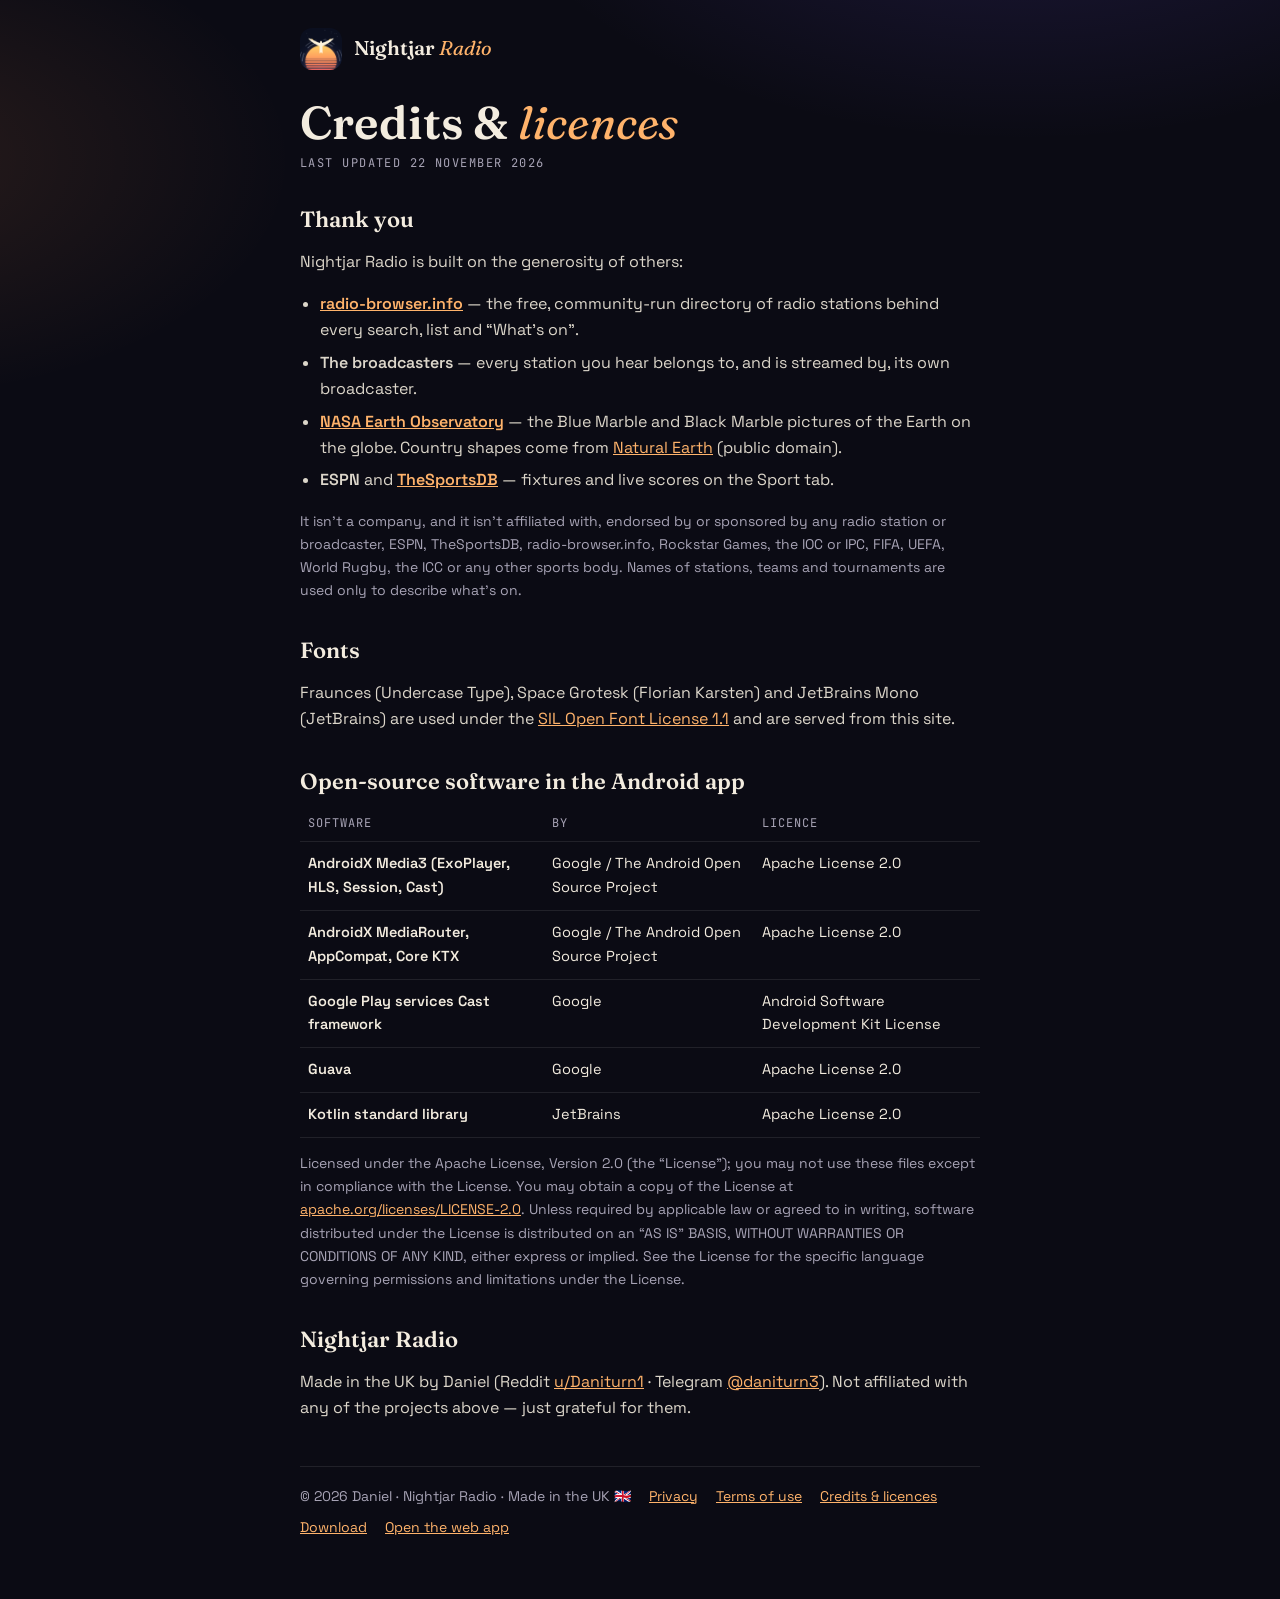
<file: credits/index.html>
<!DOCTYPE html>
<html lang="en-GB">
<head>
<meta charset="utf-8">
<meta name="viewport" content="width=device-width,initial-scale=1,viewport-fit=cover">
<title>Credits & licences — Nightjar Radio</title>
<meta name="description" content="Where Nightjar Radio’s data comes from, and the open-source software it uses.">
<meta name="theme-color" content="#0b0b14">
<link rel="icon" href="../icon-192.png">
<link rel="stylesheet" href="../fonts/fonts.css">
<style>
:root{--bg:#0b0b14;--card:#15151f;--ink:#f3ecdf;--mut:#a7a3b5;--line:rgba(255,255,255,.09);--amb:#ffb36b;--grn:#86d9a8}
*{box-sizing:border-box}html{-webkit-text-size-adjust:100%}
body{margin:0;background:radial-gradient(900px 500px at 80% -10%,rgba(123,92,255,.18),transparent 60%),radial-gradient(700px 400px at -10% 10%,rgba(255,150,80,.12),transparent 60%),var(--bg);color:var(--ink);font:16px/1.65 'Space Grotesk',system-ui,sans-serif}
main{max-width:720px;margin:0 auto;padding:28px 20px 60px}
a{color:var(--amb)}
.top{display:flex;align-items:center;gap:12px;text-decoration:none;color:var(--ink)}.top img{width:42px;height:42px;border-radius:12px}.top b{font:600 20px Fraunces,serif}.top em{font:italic 400 20px Fraunces,serif;color:var(--amb)}
h1{font:600 clamp(32px,7vw,46px)/1.1 Fraunces,serif;margin:28px 0 6px}h1 i{font-style:italic;font-weight:400;color:var(--amb)}
.mono{font:500 12px 'JetBrains Mono',monospace;letter-spacing:.12em;text-transform:uppercase;color:var(--mut)}
.tldr{margin:22px 0 30px;padding:18px 18px 8px;border-radius:22px;background:linear-gradient(135deg,rgba(134,217,168,.14),rgba(134,217,168,.03));border:1px solid rgba(134,217,168,.35)}
.tldr h2{margin:0 0 8px;font:600 18px 'Space Grotesk';color:var(--grn)}.tldr ul{margin:0;padding-left:20px}.tldr li{margin:0 0 10px}
h2{font:600 22px Fraunces,serif;margin:34px 0 8px}
p,li{color:#dcd6ca}ul{padding-left:20px}li{margin:6px 0}
table{width:100%;border-collapse:collapse;margin:10px 0;font-size:14.5px}th,td{text-align:left;vertical-align:top;padding:10px 8px;border-bottom:1px solid var(--line)}th{font:500 12px 'JetBrains Mono',monospace;letter-spacing:.08em;text-transform:uppercase;color:var(--mut)}td b{color:var(--ink)}
.note{font-size:14px;color:var(--mut)}
footer{margin-top:44px;padding-top:18px;border-top:1px solid var(--line);font-size:14px;color:var(--mut);display:flex;flex-wrap:wrap;gap:8px 18px}
</style>
<meta property="og:title" content="Credits · Nightjar Radio">
<meta property="og:description" content="The people, projects and stations that make Nightjar Radio possible.">
<meta property="og:image" content="https://radio.churr.co.uk/get/og.jpg">
<meta property="og:image:width" content="1200">
<meta property="og:image:height" content="630">
<meta property="og:url" content="https://radio.churr.co.uk/credits/">
<meta property="og:type" content="website">
<meta name="twitter:card" content="summary_large_image">
</head>
<body>
<main>
<a class="top" href="../get/"><img src="../icon-192.png" alt=""><span><b>Nightjar</b> <em>Radio</em></span></a>

<h1>Credits &amp; <i>licences</i></h1>
<div class="mono">Last updated 22 November 2026</div>
<h2>Thank you</h2>
<p>Nightjar Radio is built on the generosity of others:</p>
<ul>
<li><b><a href="https://www.radio-browser.info/" target="_blank" rel="noopener">radio-browser.info</a></b> — the free, community-run directory of radio stations behind every search, list and “What’s on”.</li>
<li><b>The broadcasters</b> — every station you hear belongs to, and is streamed by, its own broadcaster.</li>
<li><b><a href="https://earthobservatory.nasa.gov/" target="_blank" rel="noopener">NASA Earth Observatory</a></b> — the Blue Marble and Black Marble pictures of the Earth on the globe. Country shapes come from <a href="https://www.naturalearthdata.com/" target="_blank" rel="noopener">Natural Earth</a> (public domain).</li>
<li><b>ESPN</b> and <b><a href="https://www.thesportsdb.com/" target="_blank" rel="noopener">TheSportsDB</a></b> — fixtures and live scores on the Sport tab.</li>
</ul>
<p class="note">It isn’t a company, and it isn’t affiliated with, endorsed by or sponsored by any radio station or broadcaster, ESPN, TheSportsDB, radio-browser.info, Rockstar Games, the IOC or IPC, FIFA, UEFA, World Rugby, the ICC or any other sports body. Names of stations, teams and tournaments are used only to describe what’s on.</p>
<h2>Fonts</h2>
<p>Fraunces (Undercase Type), Space Grotesk (Florian Karsten) and JetBrains Mono (JetBrains) are used under the <a href="https://openfontlicense.org/" target="_blank" rel="noopener">SIL Open Font License 1.1</a> and are served from this site.</p>
<h2>Open-source software in the Android app</h2>
<table><tr><th>Software</th><th>By</th><th>Licence</th></tr>
<tr><td><b>AndroidX Media3 (ExoPlayer, HLS, Session, Cast)</b></td><td>Google / The Android Open Source Project</td><td>Apache License 2.0</td></tr>
<tr><td><b>AndroidX MediaRouter, AppCompat, Core KTX</b></td><td>Google / The Android Open Source Project</td><td>Apache License 2.0</td></tr>
<tr><td><b>Google Play services Cast framework</b></td><td>Google</td><td>Android Software Development Kit License</td></tr>
<tr><td><b>Guava</b></td><td>Google</td><td>Apache License 2.0</td></tr>
<tr><td><b>Kotlin standard library</b></td><td>JetBrains</td><td>Apache License 2.0</td></tr>
</table>
<p class="note">Licensed under the Apache License, Version 2.0 (the “License”); you may not use these files except in compliance with the License. You may obtain a copy of the License at <a href="https://www.apache.org/licenses/LICENSE-2.0" target="_blank" rel="noopener">apache.org/licenses/LICENSE-2.0</a>. Unless required by applicable law or agreed to in writing, software distributed under the License is distributed on an “AS IS” BASIS, WITHOUT WARRANTIES OR CONDITIONS OF ANY KIND, either express or implied. See the License for the specific language governing permissions and limitations under the License.</p>
<h2>Nightjar Radio</h2>
<p>Made in the UK by Daniel (Reddit <a href="https://www.reddit.com/user/Daniturn1" target="_blank" rel="noopener">u/Daniturn1</a> · Telegram <a href="https://t.me/daniturn3" target="_blank" rel="noopener">@daniturn3</a>). Not affiliated with any of the projects above — just grateful for them.</p>
<footer><span>© 2026 Daniel · Nightjar Radio · Made in the UK 🇬🇧</span><a href="../privacy/">Privacy</a><a href="../terms/">Terms of use</a><a href="../credits/">Credits &amp; licences</a><a href="../get/">Download</a><a href="../">Open the web app</a></footer>
</main>
</body>
</html>
</file>
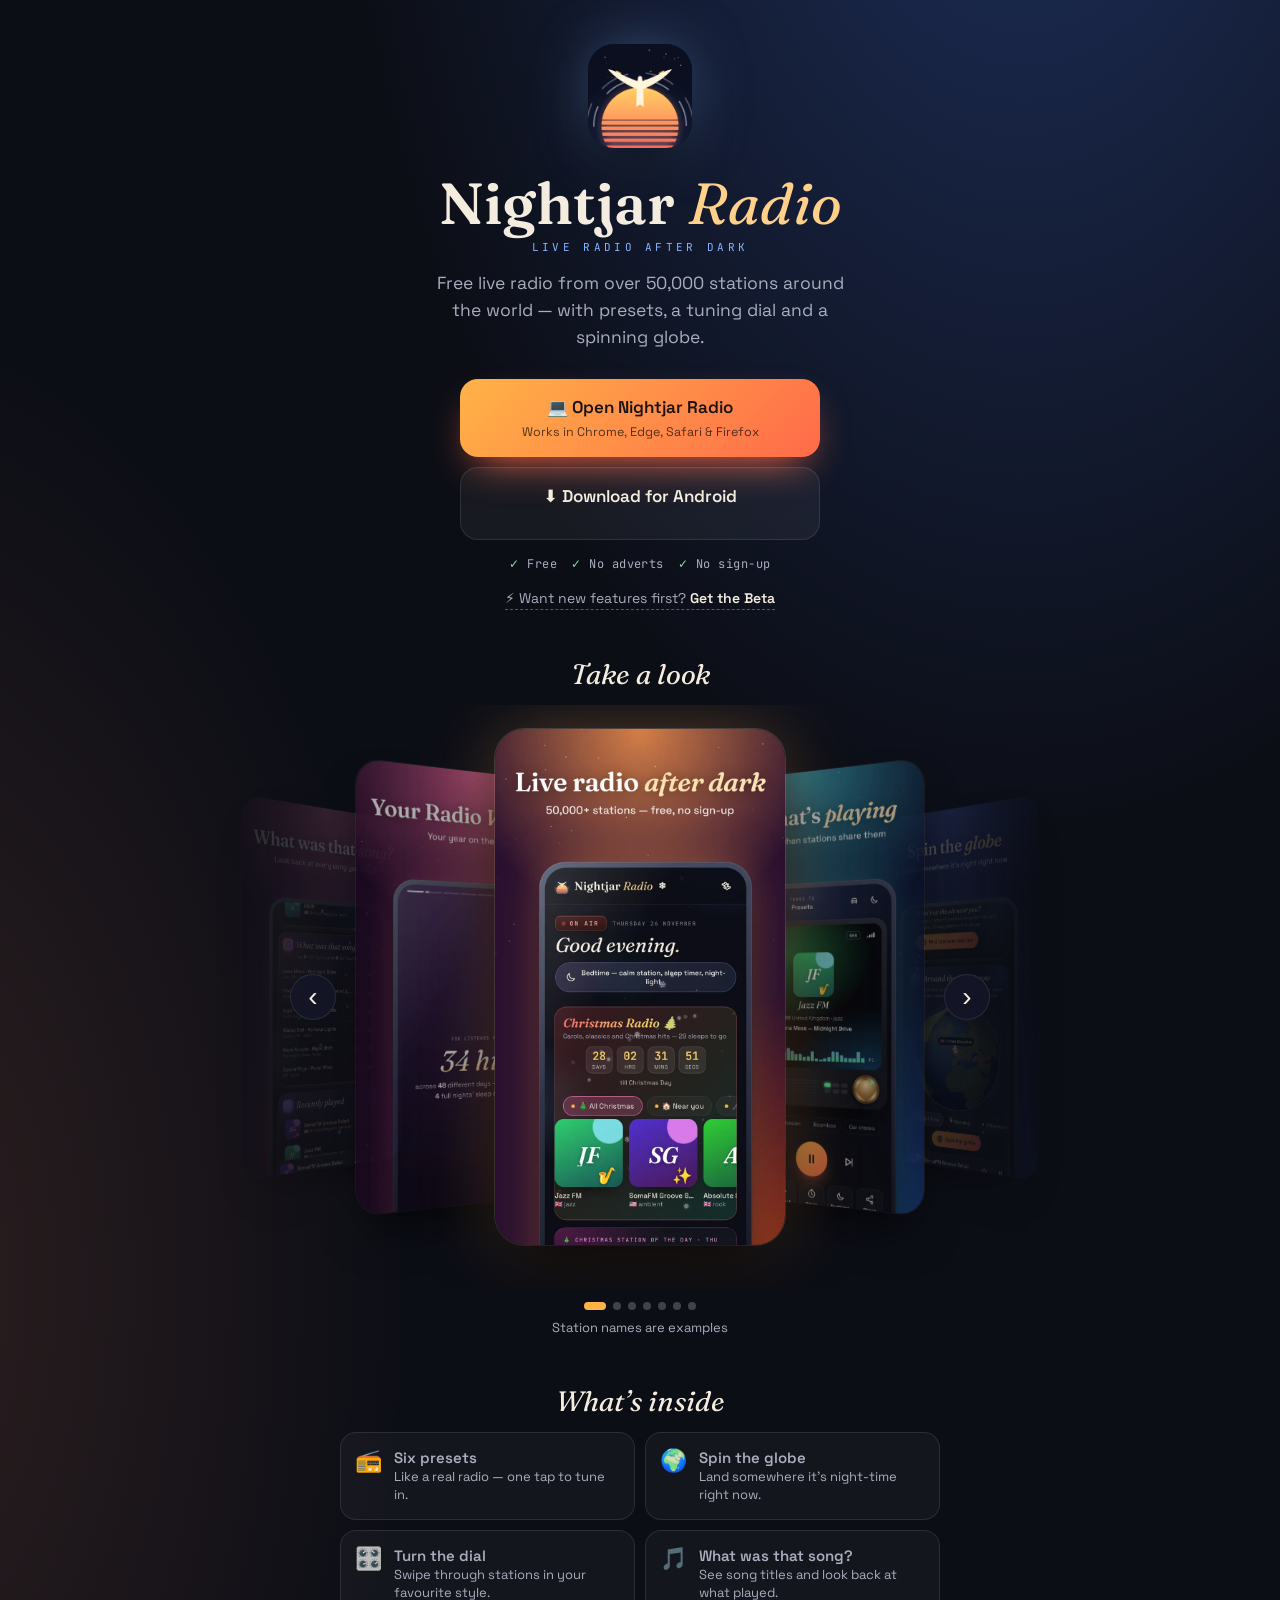
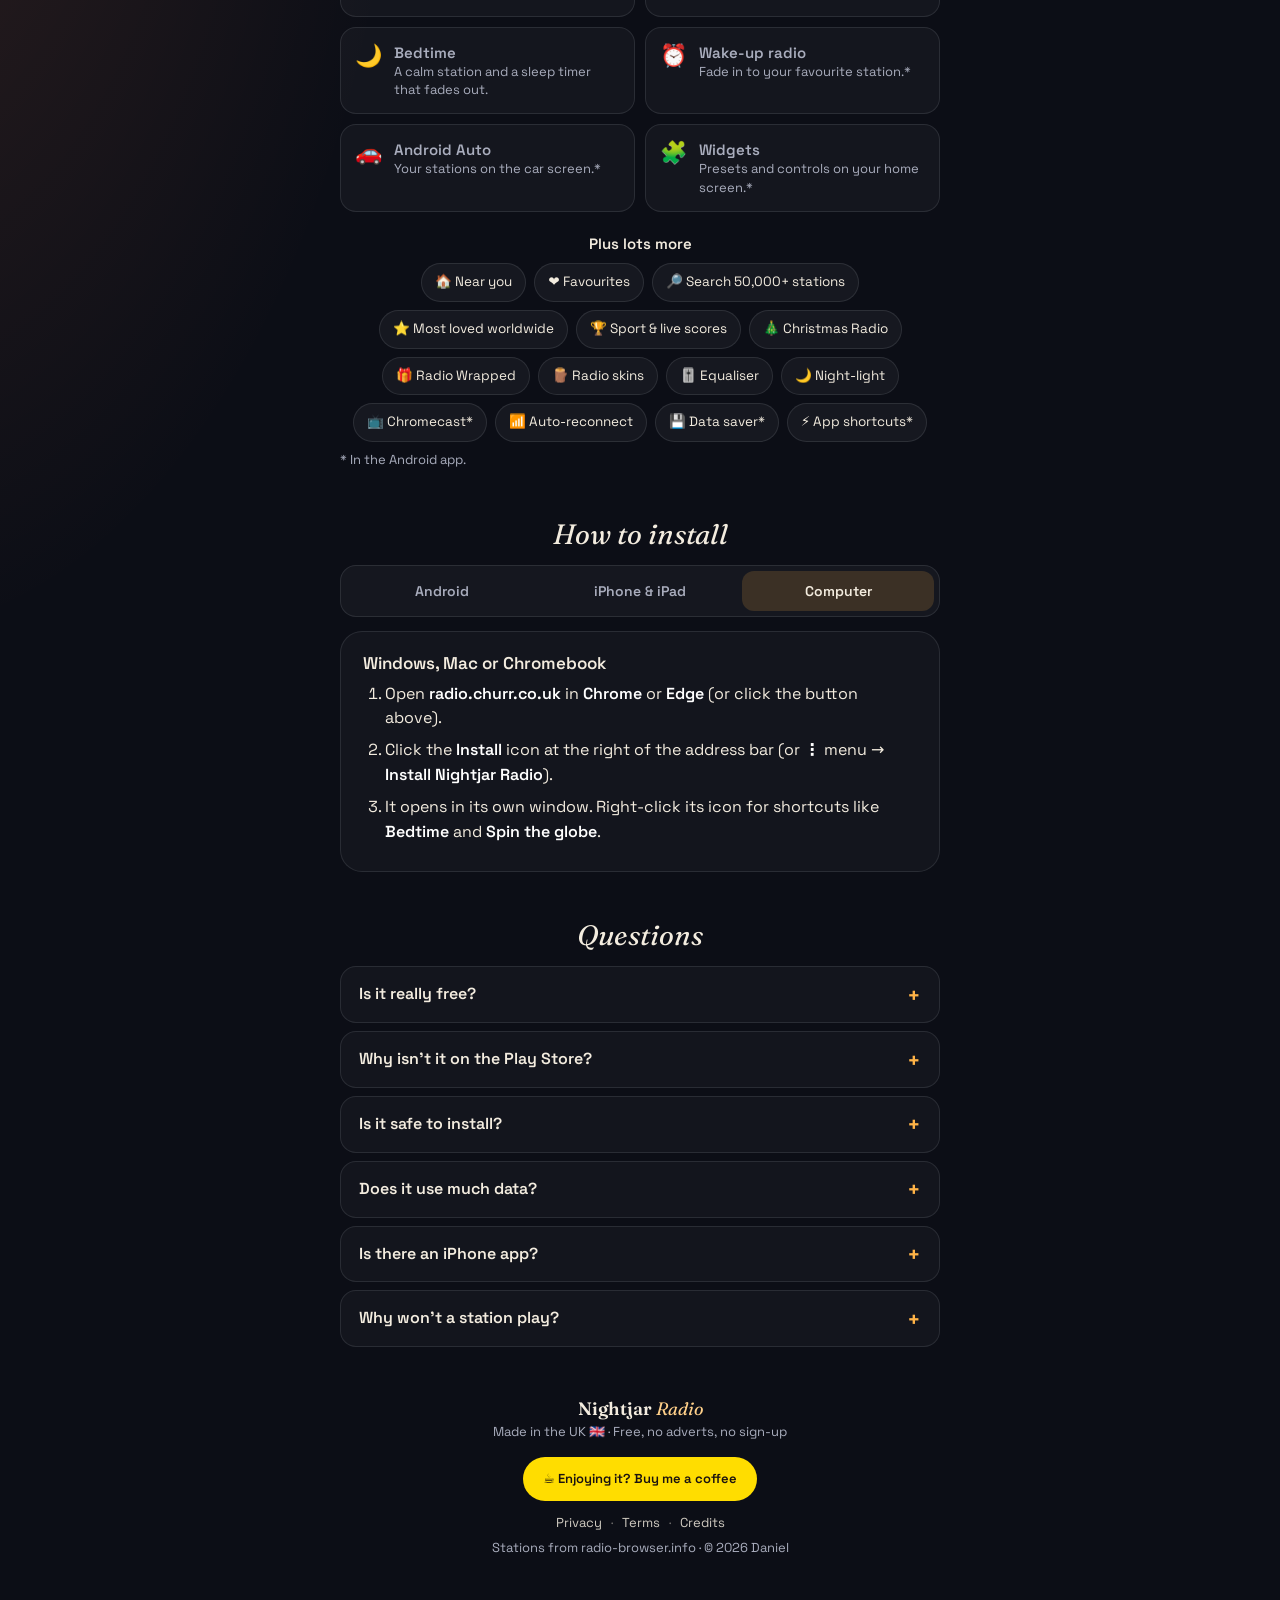
<file: get/index.html>
<!DOCTYPE html>
<html lang="en">
<head>
<meta charset="utf-8">
<meta name="viewport" content="width=device-width,initial-scale=1">
<meta name="theme-color" content="#0c0e16">
<title>Get Nightjar Radio — live radio after dark</title>
<meta name="description" content="Free live radio from over 50,000 stations worldwide. Download the Nightjar Radio app for Android or use it on iPhone.">
<meta property="og:title" content="Nightjar Radio — live radio after dark">
<meta property="og:description" content="Free live radio from over 50,000 stations worldwide.">
<meta property="og:image" content="https://radio.churr.co.uk/get/og.jpg">
<meta property="og:image:width" content="1200"><meta property="og:image:height" content="630">
<meta property="og:image:alt" content="Nightjar Radio — live radio after dark, on a phone">
<meta property="og:url" content="https://radio.churr.co.uk/get/"><meta property="og:type" content="website">
<meta name="twitter:card" content="summary_large_image">
<link rel="icon" href="../icon-192.png">
<link rel="stylesheet" href="../fonts/fonts.css">
<style>
:root{--bg:#0c0e16;--cream:#f3ecdf;--mut:#a9adbd;--line:rgba(234,242,255,.1);--acc:#ffb347;--cor:#ff6b4a;--sky:#86b4ff}
*{box-sizing:border-box}html,body{margin:0;background:var(--bg);color:var(--cream);font:16px/1.55 'Space Grotesk',system-ui,sans-serif}
body{background:radial-gradient(90% 60% at 80% -10%,rgba(63,111,224,.35),transparent 60%),radial-gradient(70% 50% at -10% 40%,rgba(255,138,92,.14),transparent 60%),var(--bg);min-height:100vh}
main{max-width:640px;margin:0 auto;padding:44px 20px 50px}
a{color:inherit}
.hero{text-align:center}.hero img{width:104px;height:104px;border-radius:26px;box-shadow:0 22px 50px -18px #000,0 0 60px -10px rgba(134,180,255,.5)}
h1{font:600 clamp(40px,11vw,58px)/1 'Fraunces',serif;margin:18px 0 8px}h1 em{font-style:italic;font-weight:400;color:#ffd08a}
.tag{font:500 11px 'JetBrains Mono',monospace;letter-spacing:.3em;text-transform:uppercase;color:var(--sky)}
.lead{color:var(--mut);font-size:17.5px;margin:16px auto 0;max-width:440px}
.btns{display:flex;flex-direction:column;gap:10px;margin:28px auto 0;max-width:360px}
.btn{display:flex;flex-direction:column;align-items:center;gap:2px;padding:15px 20px;border-radius:18px;font-weight:600;font-size:17px;text-decoration:none;color:var(--cream);border:1px solid var(--line);background:rgba(255,255,255,.05)}
.btn small{font-weight:400;font-size:12.5px;opacity:.75;min-height:1em}
.btn.main{background:linear-gradient(135deg,var(--acc),var(--cor));color:#1a1210;border:0;box-shadow:0 18px 40px -16px var(--cor)}
.trust{display:flex;flex-wrap:wrap;justify-content:center;gap:6px 14px;margin-top:16px;font:500 12px 'JetBrains Mono',monospace;letter-spacing:.04em;color:var(--mut)}.trust span:empty{display:none}.trust span::before{content:'✓ ';color:#8fd9a8}
.betal{display:inline-block;margin-top:16px;font-size:14px;color:var(--mut);text-decoration:none;border-bottom:1px dashed rgba(255,255,255,.3)}.betal b{color:var(--cream)}
h2{font:italic 400 28px 'Fraunces',serif;margin:0 0 14px;text-align:center}
section{margin-top:46px}
.gal{margin-top:46px}
.cfw{position:relative;margin:0 -20px}
.cf{position:relative;height:calc(var(--w) * 1280 / 720 + 70px);overflow:hidden;touch-action:pan-y;user-select:none;-webkit-user-select:none;cursor:grab;perspective:1200px;outline:none;--w:250px}
.cf.drag{cursor:grabbing}
.cf figure{position:absolute;left:50%;top:24px;width:var(--w);margin:0 0 0 calc(var(--w) / -2);transform-style:preserve-3d;will-change:transform,opacity;backface-visibility:hidden}
.phone{position:relative;border-radius:32px;padding:7px;background:linear-gradient(160deg,#454b61,#14161f);box-shadow:0 30px 60px -24px #000,inset 0 0 0 1px rgba(255,255,255,.14)}
.phone::after{content:'';position:absolute;inset:0;border-radius:32px;background:linear-gradient(115deg,rgba(255,255,255,.18),transparent 32%);pointer-events:none}
.phone img{display:block;width:100%;aspect-ratio:540/1169;border-radius:26px;background:#0c0e16;pointer-events:none}
.cf figure img{display:block;width:100%;aspect-ratio:720/1280;object-fit:cover;border-radius:30px;pointer-events:none;box-shadow:0 30px 60px -24px #000,0 0 0 1px rgba(255,255,255,.1);transition:box-shadow .35s}.cf figure.on img{box-shadow:0 34px 70px -20px #000,0 0 80px -10px rgba(255,170,90,.4),0 0 0 1px rgba(255,255,255,.16)}.vh{position:absolute;width:1px;height:1px;overflow:hidden;clip:rect(0 0 0 0)}
.cfa{display:none;position:absolute;top:50%;transform:translateY(-50%);z-index:30;width:46px;height:46px;border-radius:50%;border:1px solid var(--line);background:rgba(20,22,40,.8);color:var(--cream);font-size:28px;line-height:1;cursor:pointer;backdrop-filter:blur(6px)}
.cfa.prev{left:6px}.cfa.next{right:6px}
@media(min-width:700px){.cfa{display:block}.cfw{margin:0}.cf{--w:290px}}
@media(min-width:1040px){.cfw{margin:0 -200px}.cfa.prev{left:150px}.cfa.next{right:150px}.cf{-webkit-mask-image:linear-gradient(90deg,transparent,#000 22%,#000 78%,transparent);mask-image:linear-gradient(90deg,transparent,#000 22%,#000 78%,transparent)}}
.cfcap{text-align:center;margin:0;font:italic 400 19px 'Fraunces',serif;min-height:1.5em;transition:opacity .25s}
.dots{display:flex;justify-content:center;gap:7px;margin-top:12px}.dots button{width:8px;height:8px;padding:0;border:0;border-radius:4px;background:rgba(255,255,255,.22);cursor:pointer;transition:width .25s,background .25s}.dots button.on{width:22px;background:var(--acc)}
.note{font-size:13px;color:var(--mut);margin:8px 0 0}.c{text-align:center}
.feat{display:grid;grid-template-columns:repeat(2,minmax(0,1fr));gap:10px}
.feat div{display:flex;gap:12px;align-items:flex-start;padding:14px;border-radius:16px;background:rgba(255,255,255,.035);border:1px solid var(--line)}
.feat i{font-style:normal;font-size:22px;line-height:1.2}.feat b{display:block;font-size:15px}.feat span{font-size:13px;color:var(--mut);line-height:1.4}
@media(max-width:420px){.feat{grid-template-columns:1fr}}
.tabs{display:flex;gap:6px;padding:5px;border-radius:16px;background:rgba(255,255,255,.04);border:1px solid var(--line);margin-bottom:14px}
.tabs button{flex:1;padding:11px 6px;border:0;border-radius:12px;background:none;color:var(--mut);font:600 14px 'Space Grotesk',sans-serif;cursor:pointer}
.tabs button[aria-selected=true]{background:rgba(255,179,71,.16);color:var(--cream)}
.panel{padding:20px 22px;border-radius:22px;border:1px solid var(--line);background:rgba(255,255,255,.03)}
.panel h3{margin:0 0 8px;font:600 17px 'Space Grotesk',sans-serif}
ol{margin:0;padding-left:22px}ol li{margin:7px 0}ol b{color:#fff}
.panel p{font-size:13.5px;color:var(--mut);margin:12px 0 0}
.js .panel[hidden]{display:none}.nojs .tabs{display:none}.nojs .panel+.panel{margin-top:14px}
footer{text-align:center;margin-top:50px;color:var(--mut);font-size:13px;line-height:1.9}
footer .name{display:block;font:600 18px 'Fraunces',serif;color:var(--cream)}footer .name em{font-style:italic;font-weight:400;color:#ffd08a}
footer .bmc{display:inline-block;margin:12px 0 10px;padding:10px 20px;border-radius:999px;background:#ffdd00;color:#1a1210;font-weight:600;text-decoration:none}
footer nav a{text-decoration:none;color:var(--cream);opacity:.85}footer nav a+a::before{content:'·';margin:0 9px;opacity:.5}
.plus{margin:22px 0 10px;text-align:center;font:600 15px 'Space Grotesk',sans-serif;color:var(--cream)}
.chips{display:flex;flex-wrap:wrap;justify-content:center;gap:8px}.chips span{padding:8px 13px;border-radius:999px;font-size:13.5px;background:rgba(255,255,255,.045);border:1px solid var(--line);color:var(--cream)}
.faq details{border:1px solid var(--line);border-radius:16px;background:rgba(255,255,255,.03);margin-bottom:8px}
.faq summary{cursor:pointer;list-style:none;padding:15px 44px 15px 18px;font-weight:600;position:relative}.faq summary::-webkit-details-marker{display:none}
.faq summary::after{content:'+';position:absolute;right:18px;top:50%;transform:translateY(-50%);font-size:22px;color:var(--acc);transition:transform .2s}.faq details[open] summary::after{transform:translateY(-50%) rotate(45deg)}
.faq p{margin:0;padding:0 18px 16px;color:var(--mut);font-size:14.5px}.faq a{color:var(--sky)}
</style>
</head><body class="nojs">
<main>
  <div class="hero">
    <img src="../icon-512.png" alt="Nightjar Radio icon">
    <h1>Nightjar <em>Radio</em></h1>
    <div class="tag">Live radio after dark</div>
    <p class="lead">Free live radio from over 50,000 stations around the world — with presets, a tuning dial and a spinning globe.</p>
    <div class="btns" id="btns">
      <a class="btn main" id="apk" href="https://github.com/daniturn3/nightjar-radio/releases/download/radio-app/nightjar-radio.apk">⬇ Download for Android<small id="build"></small></a>
      <a class="btn" id="web" href="../">📱 Open in your browser<small>iPhone, iPad &amp; computer</small></a>
    </div>
    <div class="trust"><span>Free</span><span>No adverts</span><span>No sign-up</span><span id="dlc"></span></div>
    <a class="betal" id="betal" hidden href="https://github.com/daniturn3/nightjar-radio/releases/download/radio-pubbeta/nightjar-radio.apk">⚡ Want new features first? <b>Get the Beta</b> <span id="bbuild"></span></a>
  </div>

  <div class="gal">
    <h2>Take a look</h2>
    <div class="cfw">
      <button class="cfa prev" type="button" aria-label="Previous screenshot">‹</button>
      <div class="cf" id="cf" tabindex="0" aria-label="Screenshots — swipe to see more"><figure data-cap="Live radio after dark — Home with Christmas Radio and presets"><img src="shots/card-home.webp" alt="Live radio after dark — Home with Christmas Radio and presets" draggable="false"></figure><figure data-cap="See what’s playing — song titles on the radio"><img src="shots/card-player.webp" alt="See what’s playing — song titles on the radio" draggable="false"></figure><figure data-cap="Spin the globe — land somewhere it’s night"><img src="shots/card-globe.webp" alt="Spin the globe — land somewhere it’s night" draggable="false"></figure><figure data-cap="Turn the dial — pick a style and tune in"><img src="shots/card-dial.webp" alt="Turn the dial — pick a style and tune in" loading="lazy" draggable="false"></figure><figure data-cap="Pick your radio — the wooden radio skin"><img src="shots/card-wooden.webp" alt="Pick your radio — the wooden radio skin" loading="lazy" draggable="false"></figure><figure data-cap="What was that song? — your song history"><img src="shots/card-songs.webp" alt="What was that song? — your song history" loading="lazy" draggable="false"></figure><figure data-cap="Your Radio Wrapped — your year on the radio"><img src="shots/card-wrapped.webp" alt="Your Radio Wrapped — your year on the radio" loading="lazy" draggable="false"></figure></div>
      <button class="cfa next" type="button" aria-label="Next screenshot">›</button>
    </div>
    <p class="cfcap vh" id="cfcap" aria-live="polite"></p>
    <div class="dots" id="dots"></div>
    <p class="note c">Station names are examples</p>
  </div>
  
  <section>
    <h2>What’s inside</h2>
    <div class="feat">
      <div><i>📻</i><span><b>Six presets</b>Like a real radio — one tap to tune in.</span></div>
      <div><i>🌍</i><span><b>Spin the globe</b>Land somewhere it’s night-time right now.</span></div>
      <div><i>🎛️</i><span><b>Turn the dial</b>Swipe through stations in your favourite style.</span></div>
      <div><i>🎵</i><span><b>What was that song?</b>See song titles and look back at what played.</span></div>
      <div><i>🌙</i><span><b>Bedtime</b>A calm station and a sleep timer that fades out.</span></div>
      <div><i>⏰</i><span><b>Wake-up radio</b>Fade in to your favourite station.*</span></div>
      <div><i>🚗</i><span><b>Android Auto</b>Your stations on the car screen.*</span></div>
      <div><i>🧩</i><span><b>Widgets</b>Presets and controls on your home screen.*</span></div>
    </div>
    <h3 class="plus">Plus lots more</h3>
    <div class="chips"><span>🏠 Near you</span><span>❤️ Favourites</span><span>🔎 Search 50,000+ stations</span><span>⭐ Most loved worldwide</span><span>🏆 Sport &amp; live scores</span><span>🎄 Christmas Radio</span><span>🎁 Radio Wrapped</span><span>🪵 Radio skins</span><span>🎚️ Equaliser</span><span>🌙 Night-light</span><span>📺 Chromecast*</span><span>📶 Auto-reconnect</span><span>💾 Data saver*</span><span>⚡ App shortcuts*</span></div>
    <p class="note">* In the Android app.</p>
  </section>

  <section>
    <h2>How to install</h2>
    <div class="tabs" role="tablist">
      <button role="tab" id="t-and" aria-controls="p-and" aria-selected="true">Android</button>
      <button role="tab" id="t-ios" aria-controls="p-ios" aria-selected="false">iPhone &amp; iPad</button>
      <button role="tab" id="t-pc" aria-controls="p-pc" aria-selected="false">Computer</button>
    </div>
    <div class="panel" id="p-and" role="tabpanel" aria-labelledby="t-and">
      <h3>Android</h3>
      <ol>
        <li>Tap <b>Download for Android</b> above (in Chrome).</li>
        <li>When it’s downloaded, tap the file to open it.</li>
        <li>If asked, allow Chrome to <b>install unknown apps</b>, then go back.</li>
        <li>Tap <b>Install</b>. If Play Protect warns you, tap <b>More details → Install anyway</b>.</li>
        <li>Open Nightjar Radio. Future updates pop up inside the app.</li>
      </ol>
      <p>The warning appears for any app that isn’t from the Play Store.</p>
    </div>
    <div class="panel" id="p-ios" role="tabpanel" aria-labelledby="t-ios">
      <h3>iPhone &amp; iPad</h3>
      <ol>
        <li>Open <b>radio.churr.co.uk</b> in <b>Safari</b> (or tap the button above).</li>
        <li>Tap the <b>Share</b> button, then <b>Add to Home Screen</b>.</li>
        <li>Open it from your home screen — it works like an app, full screen.</li>
      </ol>
      <p>Why the home screen? Safari can clear a website’s saved data if you don’t visit for a week — on your home screen, your presets and favourites are kept safe.</p>
    </div>
    <div class="panel" id="p-pc" role="tabpanel" aria-labelledby="t-pc">
      <h3>Windows, Mac or Chromebook</h3>
      <ol>
        <li>Open <b>radio.churr.co.uk</b> in <b>Chrome</b> or <b>Edge</b> (or click the button above).</li>
        <li>Click the <b>Install</b> icon at the right of the address bar (or <b>⋮</b> menu → <b>Install Nightjar Radio</b>).</li>
        <li>It opens in its own window. Right-click its icon for shortcuts like <b>Bedtime</b> and <b>Spin the globe</b>.</li>
      </ol>
    </div>
  </section>

  <section>
    <h2>Questions</h2>
    <div class="faq"><details><summary>Is it really free?</summary><p>Yes. No adverts, no subscription and no sign-up. Nightjar Radio is made by one person in the UK as a hobby — if you enjoy it, you can buy me a coffee.</p></details><details><summary>Why isn’t it on the Play Store?</summary><p>It’s a small independent app, so it’s shared here directly instead. Once installed, it tells you when there’s an update and installs it for you.</p></details><details><summary>Is it safe to install?</summary><p>The Play Protect warning appears for any app that doesn’t come from the Play Store. Nightjar Radio has no adverts and no trackers, and asks only for what it needs (like notifications for the player). The <a href="../privacy/">privacy policy</a> explains exactly what it keeps.</p></details><details><summary>Does it use much data?</summary><p>Most stations use about 30–60 MB an hour. On mobile data, the app’s Data saver switches to a lighter stream when a station has one, and Settings shows how much you’ve used this month.</p></details><details><summary>Is there an iPhone app?</summary><p>Not a separate one — on iPhone and iPad, open the website in Safari and add it to your Home Screen. It then opens full screen like an app.</p></details><details><summary>Why won’t a station play?</summary><p>Stations sometimes go offline, and some only let listeners in their own country. The app tells you when it can, and you can always spin to another one.</p></details></div>
  </section>

  <footer>
    <span class="name">Nightjar <em>Radio</em></span>
    Made in the UK 🇬🇧 · Free, no adverts, no sign-up<br>
    <a class="bmc" href="https://buymeacoffee.com/Daniturn3" target="_blank" rel="noopener">☕ Enjoying it? Buy me a coffee</a><br>
    <nav><a href="../privacy/">Privacy</a><a href="../terms/">Terms</a><a href="../credits/">Credits</a></nav>
    Stations from radio-browser.info · © 2026 Daniel
  </footer>
</main>
<script>
document.body.className='js';
const ios=/iPhone|iPad|iPod/.test(navigator.userAgent)||(navigator.platform==='MacIntel'&&navigator.maxTouchPoints>1),android=/Android/.test(navigator.userAgent);
/* Tabs: pick the visitor's device automatically */
const tabs=[...document.querySelectorAll('[role=tab]')];
function pick(t){tabs.forEach(b=>{const on=b===t;b.setAttribute('aria-selected',on);b.tabIndex=on?0:-1;document.getElementById(b.getAttribute('aria-controls')).hidden=!on})}
tabs.forEach(b=>b.onclick=()=>pick(b));
pick(document.getElementById(ios?'t-ios':android?'t-and':'t-pc'));
/* iPhone/iPad and computers: opening in the browser comes first */
if(!android){const b=document.getElementById('btns'),w=document.getElementById('web'),a=document.getElementById('apk');b.prepend(w);w.classList.add('main');a.classList.remove('main');
  w.innerHTML=ios?'📱 Open Nightjar Radio<small>Then Share → Add to Home Screen</small>':'💻 Open Nightjar Radio<small>Works in Chrome, Edge, Safari &amp; Firefox</small>'}
fetch('https://api.github.com/repos/daniturn3/nightjar-radio/releases/tags/radio-app').then(r=>r.json()).then(d=>{
  const m=/build (\d+)/i.exec(d.name||'');const a=(d.assets||[]).find(x=>/\.apk$/.test(x.name));
  if(m)document.getElementById('build').textContent='Build '+m[1]+(a?' · '+(a.size/1048576).toFixed(1)+' MB':'');
  Promise.all([fetch('../stats/downloads.json?'+Date.now()).then(x=>x.json()).catch(()=>[]),fetch('https://api.github.com/repos/daniturn3/nightjar-radio/releases/tags/radio-pubbeta').then(x=>x.ok?x.json():{}).catch(()=>({}))]).then(([h,bd])=>{const b=m?+m[1]:0,bb=+((/build (\d+)/i.exec(bd.name||'')||[0,0])[1]),bn=((bd.assets||[]).find(x=>x.name==='nightjar-radio.apk')||{}).download_count||0,t=h.filter(x=>!((x.channel||'stable')==='stable'&&x.build===b)&&!(x.channel==='beta'&&x.build===bb)).reduce((s,x)=>s+x.downloads,0)+(a?a.download_count:0)+bn;if(t>=10)document.getElementById('dlc').textContent=t.toLocaleString('en-GB')+' downloads'})}).catch(()=>{});
Promise.all(['radio-pubbeta','radio-app'].map(t=>fetch('https://api.github.com/repos/daniturn3/nightjar-radio/releases/tags/'+t).then(r=>r.ok?r.json():{}).catch(()=>({})))).then(([d,st])=>{if(ios)return;const m=/build (\d+)/i.exec(d.name||''),s=/build (\d+)/i.exec(st.name||'');if(!m||(s&&+m[1]<=+s[1]))return;document.getElementById('bbuild').textContent='· build '+m[1];document.getElementById('betal').hidden=false});

/* Screenshot carousel: follows your finger, glides smoothly and always settles on one phone; loops round; moves on its own until touched */
(()=>{const cf=document.getElementById('cf');if(!cf)return;const F=[...cf.children],N=F.length,cap=document.getElementById('cfcap'),dots=document.getElementById('dots'),RM=matchMedia('(prefers-reduced-motion: reduce)').matches;
  let p=0,t=0,act=-1,auto=!RM,raf=0,drag=null,moved=false,wheelAcc=0,wheelT=0;
  const sp=()=>F[0].offsetWidth*.62,wrap=x=>((x%N)+N)%N,near=d=>{d=((d%N)+N)%N;return d>N/2?d-N:d};
  F.forEach((f,i)=>{const b=document.createElement('button');b.type='button';b.setAttribute('aria-label','Screenshot '+(i+1));b.onclick=()=>{stop();go(i)};dots.appendChild(b)});
  function stop(){auto=false}
  function go(i){t=p+near(i-wrap(Math.round(p)));kick()}
  function step(k){t=Math.round(t)+k;kick()}
  function kick(){if(!raf)raf=requestAnimationFrame(frame)}
  function frame(){raf=0;if(!drag){const d=t-p;p=Math.abs(d)<.0008?t:p+d*(RM?1:.16)}render();if(drag||p!==t)kick()}
  function render(){const s=sp();for(let i=0;i<N;i++){const d=near(i-p),ad=Math.min(Math.abs(d),3),f=F[i];
      f.style.transform=`translateX(${d*s}px) translateZ(${-ad*90}px) rotateY(${Math.max(-55,Math.min(55,-d*34))}deg) scale(${1-Math.min(ad,2)*.1})`;
      f.style.opacity=String(Math.max(0,1-Math.max(0,ad-.6)*.42));f.style.zIndex=String(20-Math.round(ad*4));f.style.filter=ad>.4?`brightness(${1-Math.min(ad,2)*.2})`:''}
    const a=wrap(Math.round(p));if(a!==act){act=a;F.forEach((f,i)=>f.classList.toggle('on',i===act));[...dots.children].forEach((d,i)=>d.classList.toggle('on',i===act));
      cap.style.opacity=0;clearTimeout(cap._t);cap._t=setTimeout(()=>{cap.innerHTML=F[act].dataset.cap;cap.style.opacity=1},140)}}
  cf.addEventListener('pointerdown',e=>{if(e.button)return;stop();cf.setPointerCapture(e.pointerId);drag={x:e.clientX,y:e.clientY,p0:p,last:e.clientX,lt:performance.now(),v:0,axis:0};moved=false;t=p;cf.classList.add('drag');kick()});
  cf.addEventListener('pointermove',e=>{if(!drag)return;const dx=e.clientX-drag.x,dy=e.clientY-drag.y;
    if(!drag.axis){if(Math.abs(dx)<6&&Math.abs(dy)<6)return;drag.axis=Math.abs(dx)>Math.abs(dy)?1:2}
    if(drag.axis!==1)return;moved=true;const now=performance.now(),dt=Math.max(1,now-drag.lt);drag.v=.8*((e.clientX-drag.last)/dt)+.2*drag.v;drag.last=e.clientX;drag.lt=now;
    p=drag.p0-dx/sp();t=p;kick()});
  const end=()=>{if(!drag)return;const v=drag.v,s=sp();cf.classList.remove('drag');const throwP=p-v*170/s;
    t=Math.round(Math.max(p-1.6,Math.min(p+1.6,throwP)));if(t===Math.round(drag.p0)&&Math.abs(p-drag.p0)>.18)t=Math.round(drag.p0)+(p>drag.p0?1:-1);drag=null;kick()};
  cf.addEventListener('pointerup',end);cf.addEventListener('pointercancel',end);
  cf.addEventListener('click',e=>{if(moved)return;const f=e.target.closest('figure');if(!f)return;const i=F.indexOf(f);if(i!==act){stop();go(i)}});
  cf.addEventListener('wheel',e=>{const d=Math.abs(e.deltaX)>Math.abs(e.deltaY)?e.deltaX:(e.shiftKey?e.deltaY:0);if(!d)return;e.preventDefault();stop();
    wheelAcc+=d;clearTimeout(wheelT);if(Math.abs(wheelAcc)>60){step(wheelAcc>0?1:-1);wheelAcc=0;cf._lock=1;setTimeout(()=>cf._lock=0,350)}wheelT=setTimeout(()=>wheelAcc=0,180)},{passive:false});
  cf.addEventListener('keydown',e=>{if(e.key==='ArrowRight'){stop();step(1)}if(e.key==='ArrowLeft'){stop();step(-1)}});
  document.querySelector('.cfa.prev').onclick=()=>{stop();step(-1)};document.querySelector('.cfa.next').onclick=()=>{stop();step(1)};
  addEventListener('resize',kick);render();
  setInterval(()=>{if(auto&&!drag&&!document.hidden&&cf.getBoundingClientRect().top<innerHeight&&cf.getBoundingClientRect().bottom>0)step(1)},3800)})();
</script>
</body>
</html>
</file>
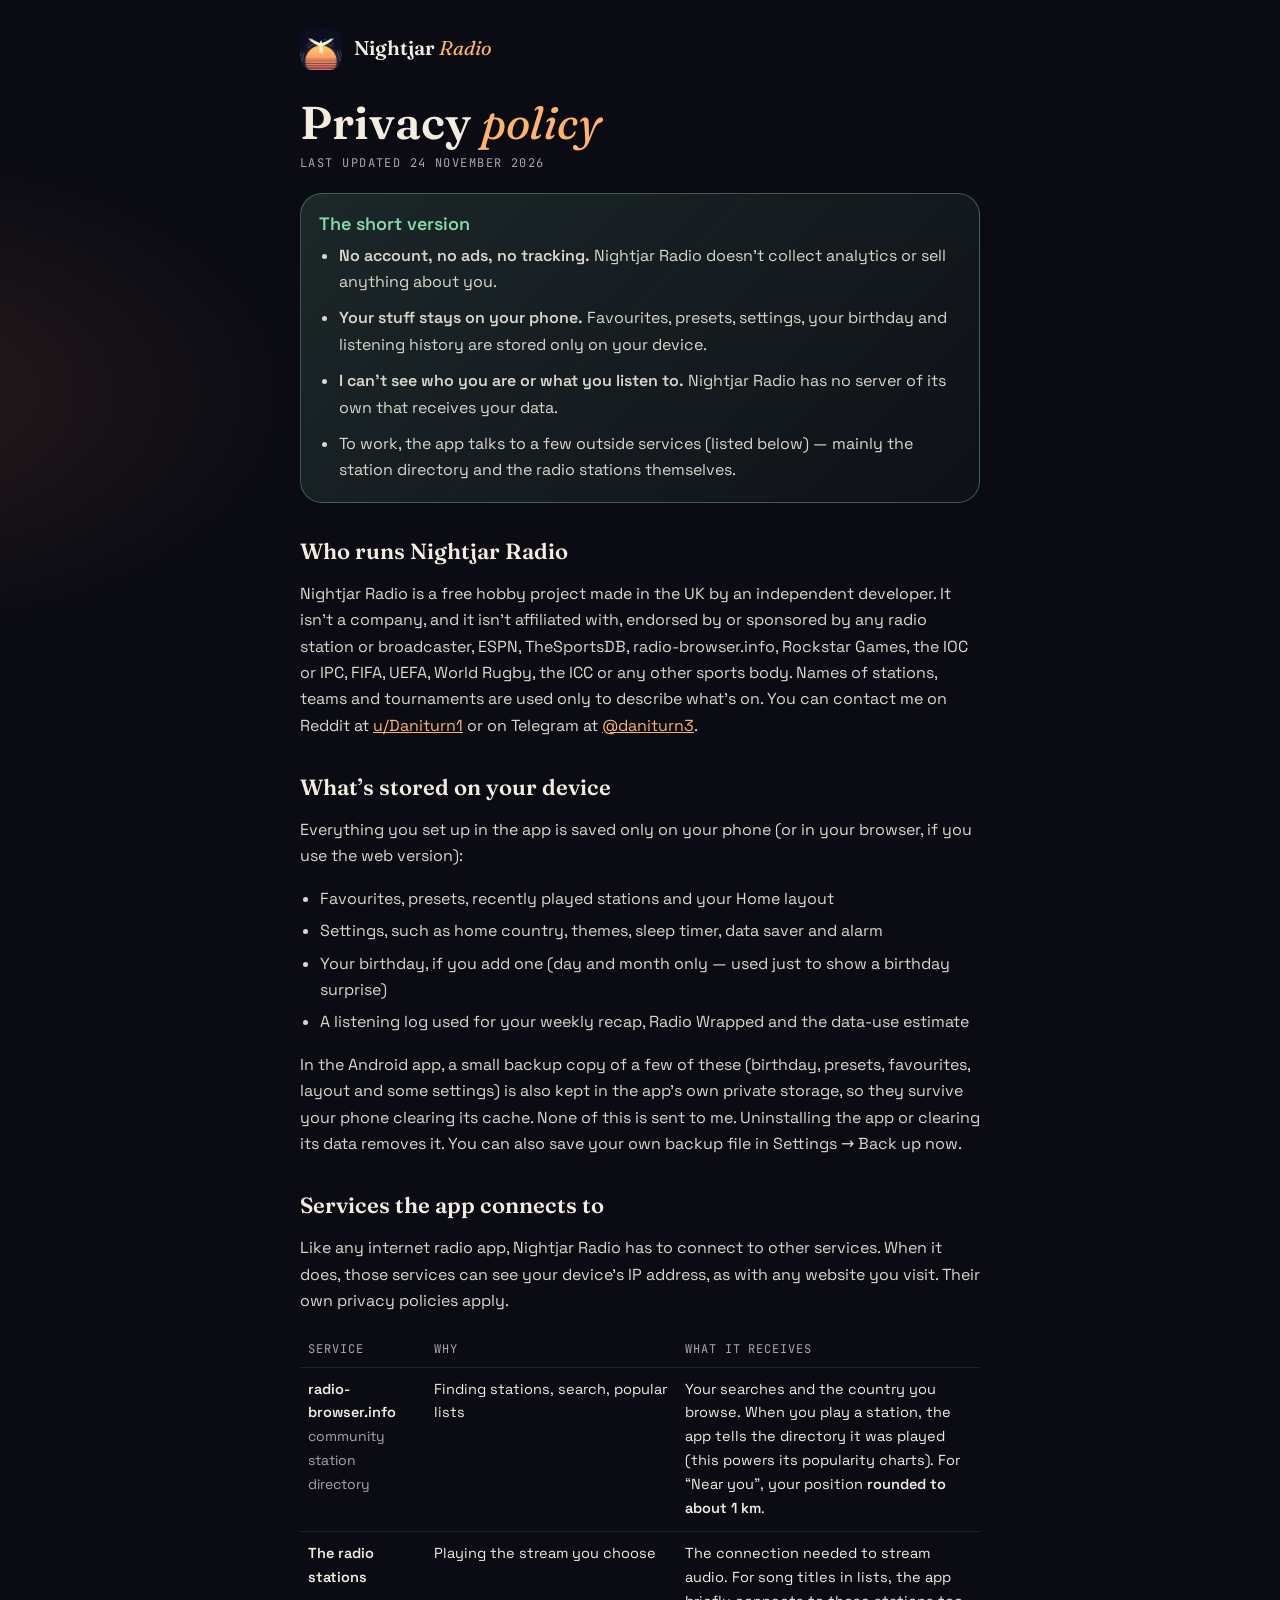
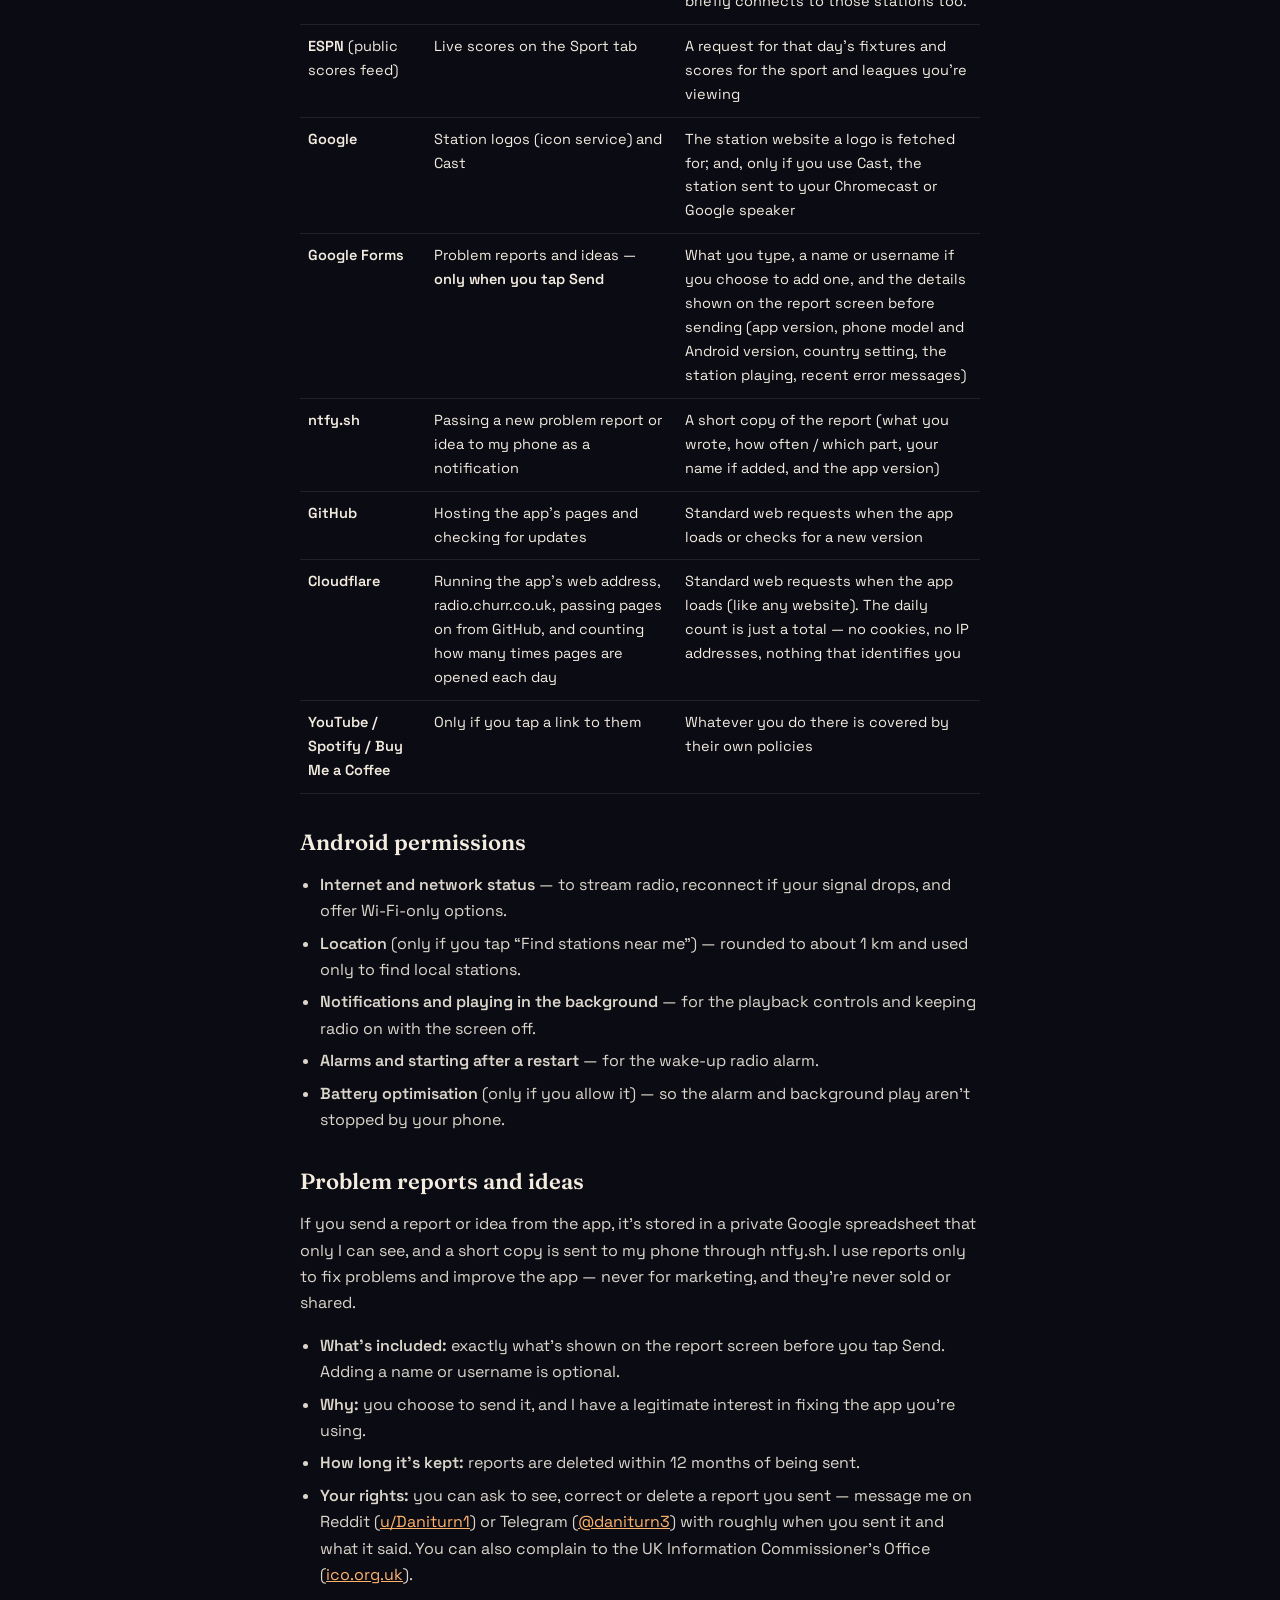
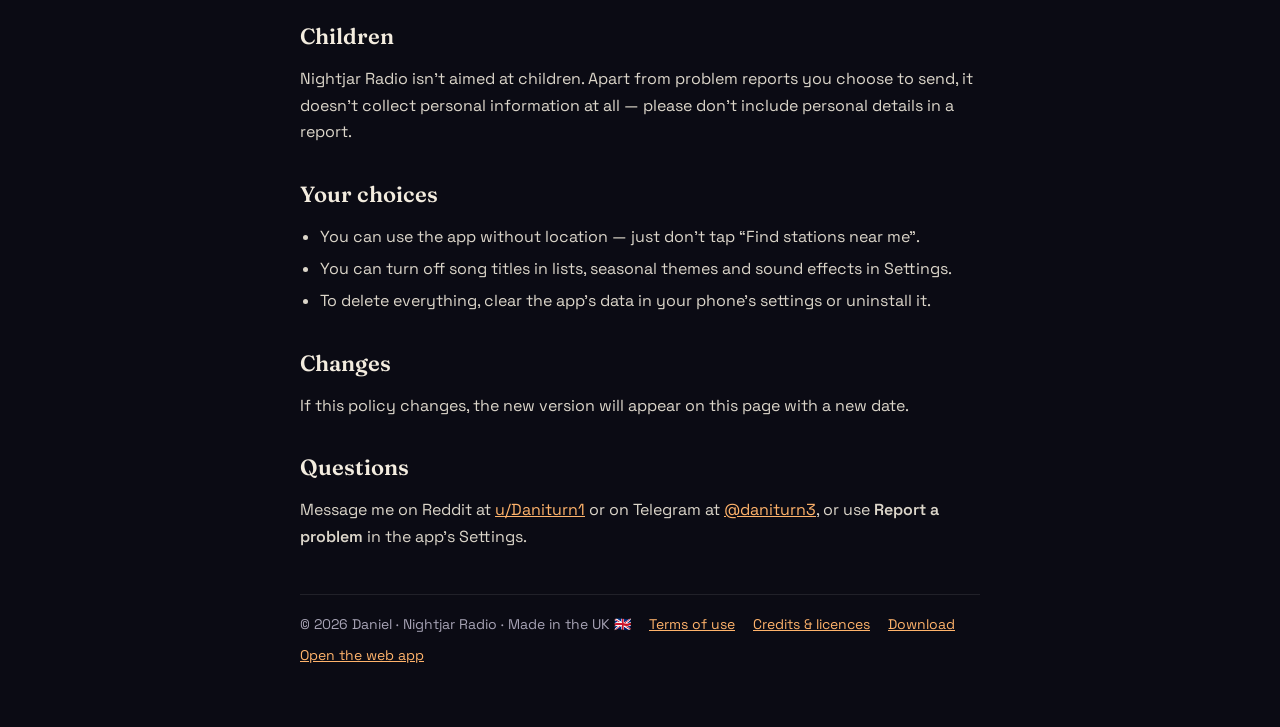
<file: privacy/index.html>
<!DOCTYPE html>
<html lang="en-GB">
<head>
<meta charset="utf-8">
<meta name="viewport" content="width=device-width,initial-scale=1,viewport-fit=cover">
<title>Privacy policy — Nightjar Radio</title>
<meta name="description" content="How Nightjar Radio handles your information: no account, no ads, no tracking.">
<meta name="theme-color" content="#0b0b14">
<link rel="icon" href="../icon-192.png">
<link rel="stylesheet" href="../fonts/fonts.css">
<style>
:root{--bg:#0b0b14;--card:#15151f;--ink:#f3ecdf;--mut:#a7a3b5;--line:rgba(255,255,255,.09);--amb:#ffb36b;--grn:#86d9a8}
*{box-sizing:border-box}html{-webkit-text-size-adjust:100%}
body{margin:0;background:radial-gradient(900px 500px at 80% -10%,rgba(123,92,255,.18),transparent 60%),radial-gradient(700px 400px at -10% 10%,rgba(255,150,80,.12),transparent 60%),var(--bg);color:var(--ink);font:16px/1.65 'Space Grotesk',system-ui,sans-serif}
main{max-width:720px;margin:0 auto;padding:28px 20px 60px}
a{color:var(--amb)}
.top{display:flex;align-items:center;gap:12px;text-decoration:none;color:var(--ink)}.top img{width:42px;height:42px;border-radius:12px}.top b{font:600 20px Fraunces,serif}.top em{font:italic 400 20px Fraunces,serif;color:var(--amb)}
h1{font:600 clamp(32px,7vw,46px)/1.1 Fraunces,serif;margin:28px 0 6px}h1 i{font-style:italic;font-weight:400;color:var(--amb)}
.mono{font:500 12px 'JetBrains Mono',monospace;letter-spacing:.12em;text-transform:uppercase;color:var(--mut)}
.tldr{margin:22px 0 30px;padding:18px 18px 8px;border-radius:22px;background:linear-gradient(135deg,rgba(134,217,168,.14),rgba(134,217,168,.03));border:1px solid rgba(134,217,168,.35)}
.tldr h2{margin:0 0 8px;font:600 18px 'Space Grotesk';color:var(--grn)}.tldr ul{margin:0;padding-left:20px}.tldr li{margin:0 0 10px}
h2{font:600 22px Fraunces,serif;margin:34px 0 8px}
p,li{color:#dcd6ca}ul{padding-left:20px}li{margin:6px 0}
table{width:100%;border-collapse:collapse;margin:10px 0;font-size:14.5px}th,td{text-align:left;vertical-align:top;padding:10px 8px;border-bottom:1px solid var(--line)}th{font:500 12px 'JetBrains Mono',monospace;letter-spacing:.08em;text-transform:uppercase;color:var(--mut)}td b{color:var(--ink)}
.note{font-size:14px;color:var(--mut)}
footer{margin-top:44px;padding-top:18px;border-top:1px solid var(--line);font-size:14px;color:var(--mut);display:flex;flex-wrap:wrap;gap:8px 18px}
</style>
<meta property="og:title" content="Privacy · Nightjar Radio">
<meta property="og:description" content="How Nightjar Radio looks after your privacy: no accounts, no adverts, no tracking.">
<meta property="og:image" content="https://radio.churr.co.uk/get/og.jpg">
<meta property="og:image:width" content="1200">
<meta property="og:image:height" content="630">
<meta property="og:url" content="https://radio.churr.co.uk/privacy/">
<meta property="og:type" content="website">
<meta name="twitter:card" content="summary_large_image">
</head>
<body>
<main>
<a class="top" href="../get/"><img src="../icon-192.png" alt=""><span><b>Nightjar</b> <em>Radio</em></span></a>

<h1>Privacy <i>policy</i></h1>
<div class="mono">Last updated 24 November 2026</div>

<div class="tldr">
<h2>The short version</h2>
<ul>
<li><b>No account, no ads, no tracking.</b> Nightjar Radio doesn’t collect analytics or sell anything about you.</li>
<li><b>Your stuff stays on your phone.</b> Favourites, presets, settings, your birthday and listening history are stored only on your device.</li>
<li><b>I can’t see who you are or what you listen to.</b> Nightjar Radio has no server of its own that receives your data.</li>
<li>To work, the app talks to a few outside services (listed below) — mainly the station directory and the radio stations themselves.</li>
</ul>
</div>

<h2>Who runs Nightjar Radio</h2>
<p>Nightjar Radio is a free hobby project made in the UK by an independent developer. It isn’t a company, and it isn’t affiliated with, endorsed by or sponsored by any radio station or broadcaster, ESPN, TheSportsDB, radio-browser.info, Rockstar Games, the IOC or IPC, FIFA, UEFA, World Rugby, the ICC or any other sports body. Names of stations, teams and tournaments are used only to describe what’s on. You can contact me on Reddit at <a href="https://www.reddit.com/user/Daniturn1" target="_blank" rel="noopener">u/Daniturn1</a> or on Telegram at <a href="https://t.me/daniturn3" target="_blank" rel="noopener">@daniturn3</a>.</p>

<h2>What’s stored on your device</h2>
<p>Everything you set up in the app is saved only on your phone (or in your browser, if you use the web version):</p>
<ul>
<li>Favourites, presets, recently played stations and your Home layout</li>
<li>Settings, such as home country, themes, sleep timer, data saver and alarm</li>
<li>Your birthday, if you add one (day and month only — used just to show a birthday surprise)</li>
<li>A listening log used for your weekly recap, Radio Wrapped and the data-use estimate</li>
</ul>
<p>In the Android app, a small backup copy of a few of these (birthday, presets, favourites, layout and some settings) is also kept in the app’s own private storage, so they survive your phone clearing its cache. None of this is sent to me. Uninstalling the app or clearing its data removes it. You can also save your own backup file in Settings → Back up now.</p>

<h2>Services the app connects to</h2>
<p>Like any internet radio app, Nightjar Radio has to connect to other services. When it does, those services can see your device’s IP address, as with any website you visit. Their own privacy policies apply.</p>
<table>
<tr><th>Service</th><th>Why</th><th>What it receives</th></tr>
<tr><td><b>radio-browser.info</b><br><span class="note">community station directory</span></td><td>Finding stations, search, popular lists</td><td>Your searches and the country you browse. When you play a station, the app tells the directory it was played (this powers its popularity charts). For “Near you”, your position <b>rounded to about 1 km</b>.</td></tr>
<tr><td><b>The radio stations</b></td><td>Playing the stream you choose</td><td>The connection needed to stream audio. For song titles in lists, the app briefly connects to those stations too.</td></tr>
<tr><td><b>ESPN</b> (public scores feed)</td><td>Live scores on the Sport tab</td><td>A request for that day’s fixtures and scores for the sport and leagues you’re viewing</td></tr>
<tr><td><b>Google</b></td><td>Station logos (icon service) and Cast</td><td>The station website a logo is fetched for; and, only if you use Cast, the station sent to your Chromecast or Google speaker</td></tr>
<tr><td><b>Google Forms</b></td><td>Problem reports and ideas — <b>only when you tap Send</b></td><td>What you type, a name or username if you choose to add one, and the details shown on the report screen before sending (app version, phone model and Android version, country setting, the station playing, recent error messages)</td></tr>
<tr><td><b>ntfy.sh</b></td><td>Passing a new problem report or idea to my phone as a notification</td><td>A short copy of the report (what you wrote, how often / which part, your name if added, and the app version)</td></tr>
<tr><td><b>GitHub</b></td><td>Hosting the app’s pages and checking for updates</td><td>Standard web requests when the app loads or checks for a new version</td></tr>
<tr><td><b>Cloudflare</b></td><td>Running the app’s web address, radio.churr.co.uk, passing pages on from GitHub, and counting how many times pages are opened each day</td><td>Standard web requests when the app loads (like any website). The daily count is just a total — no cookies, no IP addresses, nothing that identifies you</td></tr>
<tr><td><b>YouTube / Spotify / Buy Me a Coffee</b></td><td>Only if you tap a link to them</td><td>Whatever you do there is covered by their own policies</td></tr>
</table>

<h2>Android permissions</h2>
<ul>
<li><b>Internet and network status</b> — to stream radio, reconnect if your signal drops, and offer Wi-Fi-only options.</li>
<li><b>Location</b> (only if you tap “Find stations near me”) — rounded to about 1 km and used only to find local stations.</li>
<li><b>Notifications and playing in the background</b> — for the playback controls and keeping radio on with the screen off.</li>
<li><b>Alarms and starting after a restart</b> — for the wake-up radio alarm.</li>
<li><b>Battery optimisation</b> (only if you allow it) — so the alarm and background play aren’t stopped by your phone.</li>
</ul>

<h2>Problem reports and ideas</h2>
<p>If you send a report or idea from the app, it’s stored in a private Google spreadsheet that only I can see, and a short copy is sent to my phone through ntfy.sh. I use reports only to fix problems and improve the app — never for marketing, and they’re never sold or shared.</p>
<ul>
<li><b>What’s included:</b> exactly what’s shown on the report screen before you tap Send. Adding a name or username is optional.</li>
<li><b>Why:</b> you choose to send it, and I have a legitimate interest in fixing the app you’re using.</li>
<li><b>How long it’s kept:</b> reports are deleted within 12 months of being sent.</li>
<li><b>Your rights:</b> you can ask to see, correct or delete a report you sent — message me on Reddit (<a href="https://www.reddit.com/user/Daniturn1" target="_blank" rel="noopener">u/Daniturn1</a>) or Telegram (<a href="https://t.me/daniturn3" target="_blank" rel="noopener">@daniturn3</a>) with roughly when you sent it and what it said. You can also complain to the UK Information Commissioner’s Office (<a href="https://ico.org.uk/make-a-complaint/" target="_blank" rel="noopener">ico.org.uk</a>).</li>
</ul>

<h2>Children</h2>
<p>Nightjar Radio isn’t aimed at children. Apart from problem reports you choose to send, it doesn’t collect personal information at all — please don’t include personal details in a report.</p>

<h2>Your choices</h2>
<ul>
<li>You can use the app without location — just don’t tap “Find stations near me”.</li>
<li>You can turn off song titles in lists, seasonal themes and sound effects in Settings.</li>
<li>To delete everything, clear the app’s data in your phone’s settings or uninstall it.</li>
</ul>

<h2>Changes</h2>
<p>If this policy changes, the new version will appear on this page with a new date.</p>

<h2>Questions</h2>
<p>Message me on Reddit at <a href="https://www.reddit.com/user/Daniturn1" target="_blank" rel="noopener">u/Daniturn1</a> or on Telegram at <a href="https://t.me/daniturn3" target="_blank" rel="noopener">@daniturn3</a>, or use <b>Report a problem</b> in the app’s Settings.</p>

<footer><span>© 2026 Daniel · Nightjar Radio · Made in the UK 🇬🇧</span><a href="../terms/">Terms of use</a><a href="../credits/">Credits &amp; licences</a><a href="../get/">Download</a><a href="../">Open the web app</a></footer>
</main>
</body>
</html>
</file>
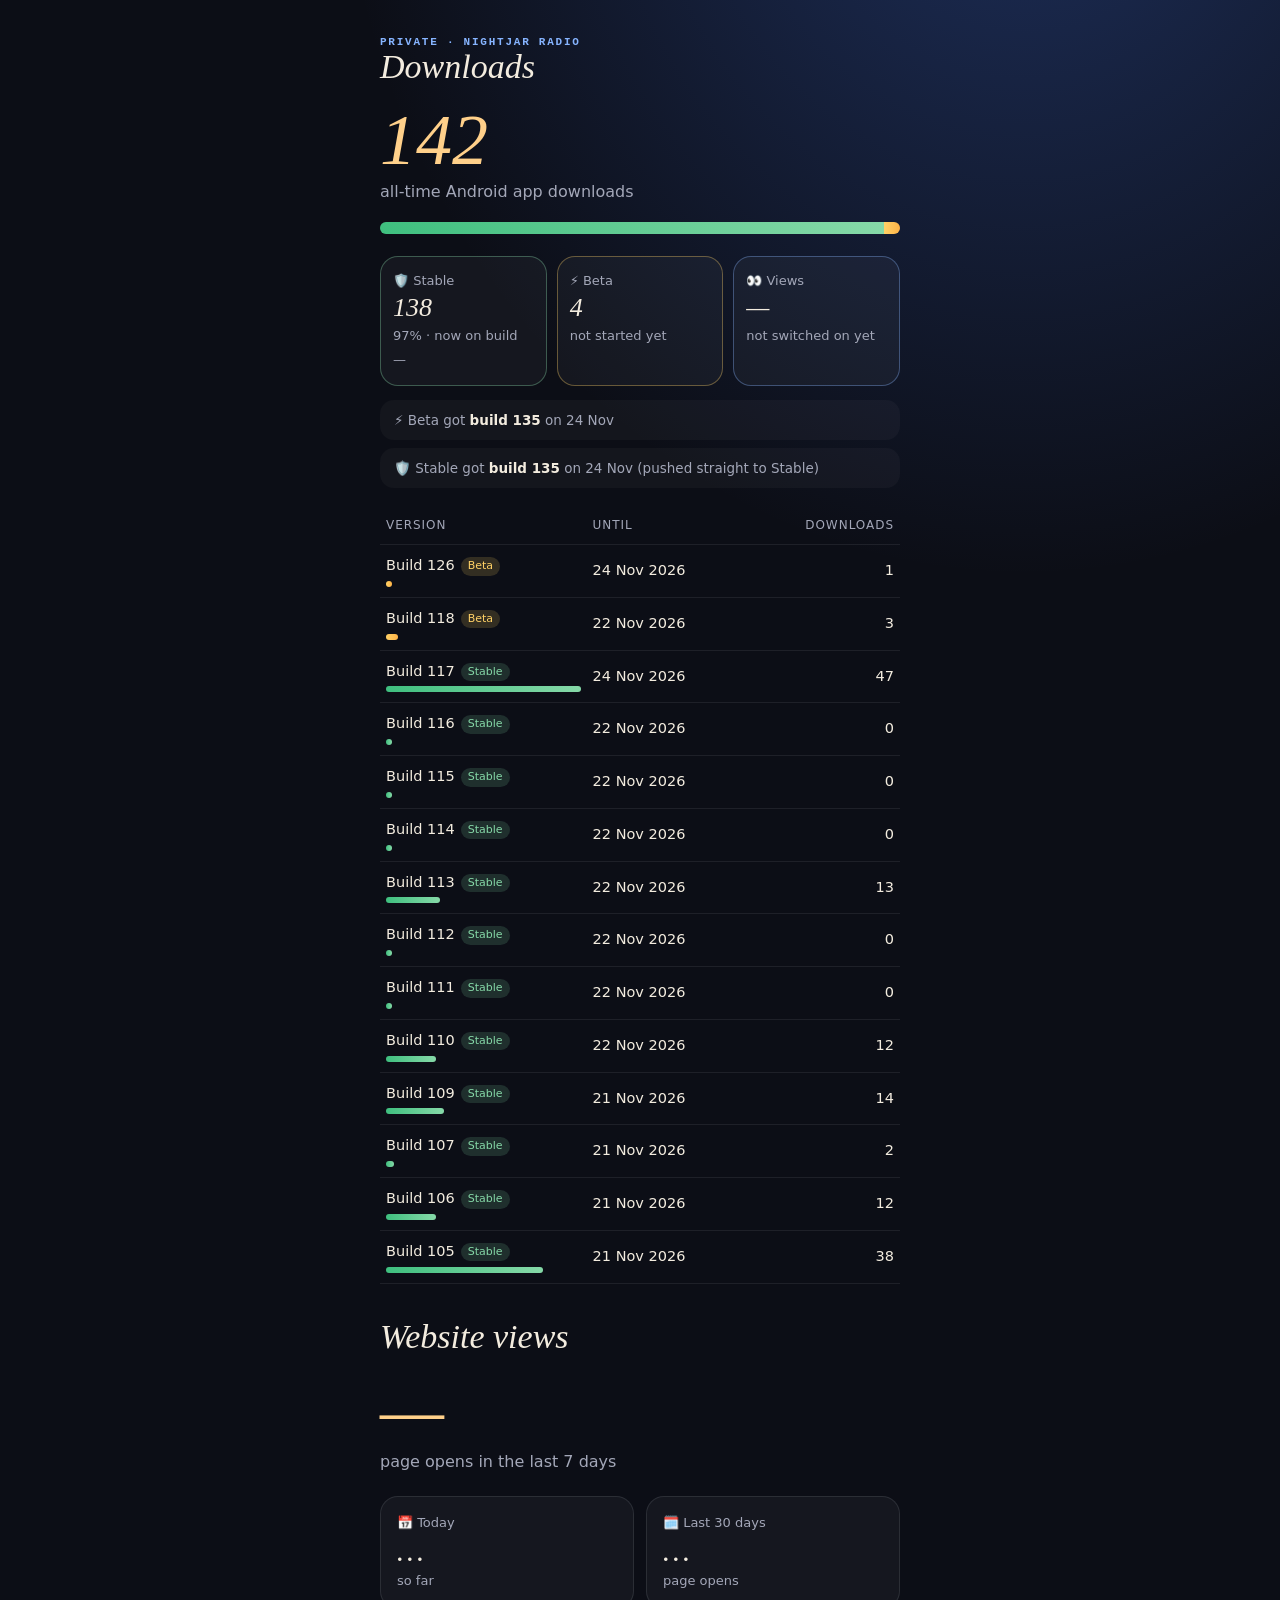
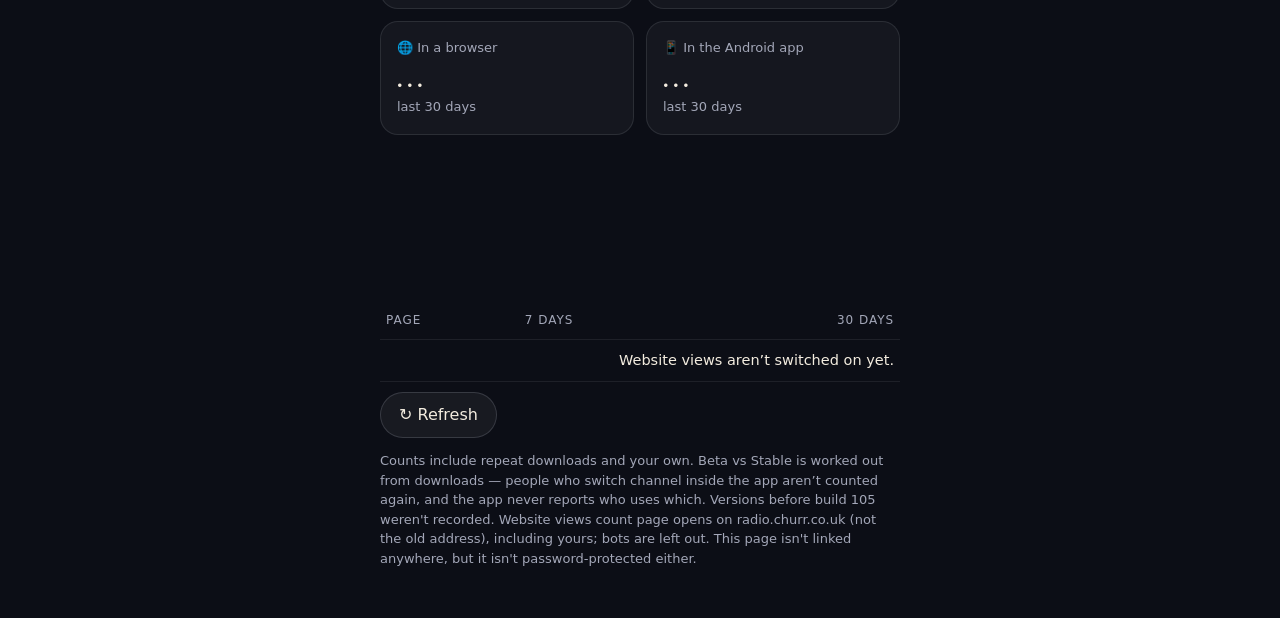
<file: stats-u7kkrr/index.html>
<!DOCTYPE html>
<html lang="en"><head><meta charset="utf-8"><meta name="viewport" content="width=device-width,initial-scale=1"><meta name="robots" content="noindex,nofollow">
<title>Nightjar Radio · stats</title><link rel="icon" href="../icon-192.png">
<style>body{margin:0;min-height:100vh;background:radial-gradient(90% 60% at 80% -10%,rgba(63,111,224,.35),transparent 60%),#0c0e16;color:#f3ecdf;font:16px/1.5 system-ui,sans-serif}
main{max-width:520px;margin:0 auto;padding:36px 20px}h1{font:italic 400 34px Georgia,serif;margin:0 0 4px}.mono{font:600 11px ui-monospace,monospace;letter-spacing:.16em;text-transform:uppercase;color:#86b4ff}
.big{font:italic 400 72px/1 Georgia,serif;color:#ffd08a;margin:18px 0 4px}.cards{display:grid;grid-template-columns:1fr 1fr;gap:12px;margin:22px 0}
.c{padding:16px;border-radius:18px;background:rgba(255,255,255,.04);border:1px solid rgba(234,242,255,.1)}.c b{display:block;font:italic 400 30px Georgia,serif}.c span{font-size:13px;color:#a3a7b8}
table{width:100%;border-collapse:collapse;margin-top:8px}td,th{padding:10px 6px;border-bottom:1px solid rgba(234,242,255,.08);text-align:left;font-size:14.5px}th{color:#a3a7b8;font-weight:500;font-size:12px;text-transform:uppercase;letter-spacing:.08em}
td:last-child,th:last-child{text-align:right}.bar{height:6px;border-radius:3px;background:linear-gradient(90deg,#ffb347,#ff6b4a);margin-top:4px}p.note{color:#a3a7b8;font-size:13px}button{margin-top:10px;border:1px solid rgba(234,242,255,.15);background:rgba(255,255,255,.05);color:inherit;border-radius:999px;padding:10px 18px;font:inherit}.c i{display:block;font-style:normal;font-size:13px;color:#a3a7b8;margin-bottom:2px}.c.st{border-color:rgba(134,217,168,.35)}.c.bt{border-color:rgba(255,209,102,.35)}
.split{display:flex;height:12px;border-radius:8px;overflow:hidden;margin:18px 0 0;background:rgba(255,255,255,.06)}.split i{display:block;height:100%}.split .s{background:linear-gradient(90deg,#3fbf7f,#86d9a8)}.split .b{background:linear-gradient(90deg,#ffd166,#ffb347)}
.chs{display:grid;gap:8px;margin:-8px 0 18px;font-size:13.5px;color:#a3a7b8}.chs div{padding:10px 14px;border-radius:14px;background:rgba(255,255,255,.03)}.chs b{color:#f3ecdf;font-weight:600}
.tag{display:inline-block;margin-left:6px;padding:1px 7px;border-radius:99px;font-size:11px;vertical-align:1px}.tag.s{background:rgba(134,217,168,.16);color:#86d9a8}.tag.b{background:rgba(255,209,102,.16);color:#ffd166}.bar.b{background:linear-gradient(90deg,#ffd166,#ffb347)}.bar.s{background:linear-gradient(90deg,#3fbf7f,#86d9a8)}.vchart{display:flex;align-items:flex-end;gap:4px;height:110px;margin:26px 0 30px}.vchart div{flex:1;border-radius:4px 4px 0 0;background:linear-gradient(180deg,#86b4ff,#3f6fe0);position:relative;min-height:2px}.vchart div span{position:absolute;bottom:-18px;left:50%;transform:translateX(-50%);font-size:9px;color:#676c80;white-space:nowrap}.vchart div b{position:absolute;top:-16px;left:50%;transform:translateX(-50%);font-size:10px;color:#a3a7b8;font-weight:500}.cards.three{grid-template-columns:repeat(3,minmax(0,1fr));gap:10px}.cards.three .c{padding:14px 12px}.cards.three .c b{font-size:26px}.c.vw{border-color:rgba(134,180,255,.35)}</style></head>
<body><main><div class="mono">Private · Nightjar Radio</div><h1>Downloads</h1>
<div class="big" id="total">…</div><div style="color:#a3a7b8">all-time Android app downloads</div>
<div class="split" id="split"></div>
<div class="cards three"><div class="c st"><i>🛡️ Stable</i><b id="stt">…</b><span id="stl">downloads</span></div><div class="c bt"><i>⚡ Beta</i><b id="btt">…</b><span id="btl">downloads</span></div><div class="c vw"><i>👀 Views</i><b id="vwall">…</b><span id="vwalll">all-time website views</span></div></div>
<div class="chs" id="chs"></div>
<table><thead><tr><th>Version</th><th>Until</th><th>Downloads</th></tr></thead><tbody id="rows"></tbody></table>
<h1 style="margin-top:34px">Website views</h1>
<div class="big" id="vw7">…</div><div style="color:#a3a7b8" id="vw7l">page opens in the last 7 days</div>
<div class="cards"><div class="c"><i>📅 Today</i><b id="vwd">…</b><span id="vwdl">so far</span></div><div class="c"><i>🗓️ Last 30 days</i><b id="vw30">…</b><span id="vw30l">page opens</span></div>
<div class="c"><i>🌐 In a browser</i><b id="vwb">…</b><span>last 30 days</span></div><div class="c"><i>📱 In the Android app</i><b id="vwa">…</b><span>last 30 days</span></div></div>
<div class="vchart" id="vchart"></div>
<table><thead><tr><th>Page</th><th>7 days</th><th>30 days</th></tr></thead><tbody id="vrows"></tbody></table>
<button onclick="load();views()">↻ Refresh</button>
<p class="note">Counts include repeat downloads and your own. Beta vs Stable is worked out from downloads — people who switch channel inside the app aren’t counted again, and the app never reports who uses which. Versions before build 105 weren't recorded. Website views count page opens on radio.churr.co.uk (not the old address), including yours; bots are left out. This page isn't linked anywhere, but it isn't password-protected either.</p></main>
<script>
const GH='https://api.github.com/repos/daniturn3/nightjar-radio/releases/tags/',fmt=n=>n.toLocaleString('en-GB'),day=d=>new Date(d).toLocaleDateString('en-GB',{day:'numeric',month:'short'});
const rel=t=>fetch(GH+t,{cache:'no-store'}).then(x=>x.ok?x.json():{}).catch(()=>({}));
const live=r=>({b:+((/build (\d+)/i.exec(r.name||'')||[0,0])[1]),n:(r.assets||[]).find(a=>a.name==='nightjar-radio.apk')?.download_count||0});
async function load(){try{const[h,ch,ra,rb]=await Promise.all([fetch('../stats/downloads.json?'+Date.now()).then(x=>x.json()).catch(()=>[]),fetch('../stats/channels.json?'+Date.now()).then(x=>x.json()).catch(()=>null),rel('radio-app'),rel('radio-pubbeta')]);
 const S=live(ra),B=live(rb),cn=x=>x.channel||'stable';
 const all=h.filter(x=>!(cn(x)==='stable'&&x.build===S.b)&&!(cn(x)==='beta'&&x.build===B.b));if(S.b)all.push({build:S.b,downloads:S.n,until:'now',channel:'stable'});if(B.b)all.push({build:B.b,downloads:B.n,until:'now',channel:'beta'});
 all.sort((x,y)=>y.build-x.build||(cn(x)==='beta'?-1:1));
 const st=all.filter(x=>cn(x)==='stable').reduce((s,x)=>s+x.downloads,0),bt=all.filter(x=>cn(x)==='beta').reduce((s,x)=>s+x.downloads,0),tot=st+bt,mx=Math.max(1,...all.map(x=>x.downloads));
 total.textContent=fmt(tot);stt.textContent=fmt(st);btt.textContent=fmt(bt);
 const pc=tot?Math.round(bt/tot*100):0;stl.textContent=`${100-pc}% · now on build ${S.b||'—'}`;btl.textContent=B.b?`${pc}% · now on build ${B.b}`:'not started yet';
 split.innerHTML=tot?`<i class="s" style="width:${100-pc}%"></i><i class="b" style="width:${pc}%"></i>`:'';
 let c='';if(ch){const lb=(ch.beta||[]).slice(-1)[0],sv=ch.stable;if(lb)c+=`<div>⚡ Beta got <b>build ${lb.build}</b> on ${day(lb.at)}</div>`;if(sv)c+=`<div>🛡️ Stable got <b>build ${sv.build}</b> on ${day(sv.at)}${sv.how==='straight to stable'?' (pushed straight to Stable)':''}</div>`;
   const since=sv?Date.parse(sv.at):0,wait=(ch.beta||[]).filter(x=>Date.parse(x.at)>since);if(wait.length){const w=wait[wait.length-1],d=new Date(wait[0].at);d.setDate(d.getDate()+(new Date(wait[0].at).getUTCHours()<6?10:11));c+=`<div>⏳ Stable updates on <b>${day(d)}</b> to whatever Beta has then (app build ${w.build} + latest website)</div>`}}
 chs.innerHTML=c;
 rows.innerHTML=all.map(x=>{const b=cn(x)==='beta';return`<tr><td>Build ${x.build}<span class="tag ${b?'b':'s'}">${b?'Beta':'Stable'}</span>${x.until==='now'?' · current':''}<div class="bar ${b?'b':'s'}" style="width:${Math.max(3,x.downloads/mx*100)}%"></div></td><td>${x.until==='now'?'—':new Date(x.until).toLocaleDateString('en-GB',{day:'numeric',month:'short',year:'numeric'})}</td><td>${fmt(x.downloads)}</td></tr>`}).join('')}
 catch(e){total.textContent='—';rows.innerHTML='<tr><td colspan=3>Couldn’t load the numbers — try again in a minute.</td></tr>'}}
load();
/* Website views — daily totals counted by the radio.churr.co.uk program (no cookies, no personal data) */
async function views(){try{const d=await fetch('https://radio.churr.co.uk/__views',{cache:'no-store'}).then(x=>x.json());
 const iso=n=>{const t=new Date();t.setUTCDate(t.getUTCDate()-n);return t.toISOString().slice(0,10)};
 const sum=(days,f=()=>true)=>days.reduce((a,k)=>a+Object.entries(d[k]||{}).filter(([n])=>f(n)).reduce((b,[,v])=>b+v,0),0);
 const D7=[...Array(7)].map((_,i)=>iso(i)),D30=[...Array(30)].map((_,i)=>iso(i)),D14=[...Array(14)].map((_,i)=>iso(13-i));
 vwall.textContent=fmt(sum(Object.keys(d)));vwalll.textContent='all-time website views';vwd.textContent=fmt(sum([iso(0)]));vw7.textContent=fmt(sum(D7));vw30.textContent=fmt(sum(D30));
 vwb.textContent=fmt(sum(D30,n=>n.endsWith('_web')));vwa.textContent=fmt(sum(D30,n=>n.endsWith('_app')));
 const mx=Math.max(1,...D14.map(k=>sum([k])));
 vchart.innerHTML=D14.map((k,i)=>{const v=sum([k]);return`<div style="height:${Math.max(2,v/mx*100)}%" title="${day(k)}: ${v}">${v?`<b>${v}</b>`:''}${i%2?'':`<span>${day(k)}</span>`}</div>`}).join('');
 const pg=[['stable','🛡️ Stable app & site'],['beta','⚡ Beta'],['test','🧪 Test (you)'],['get','⬇️ Download page']];
 vrows.innerHTML=pg.map(([p,l])=>`<tr><td>${l}</td><td>${fmt(sum(D7,n=>n.startsWith(p+'_')))}</td><td>${fmt(sum(D30,n=>n.startsWith(p+'_')))}</td></tr>`).join('');
 const first=Object.keys(d).sort()[0];vw30l.textContent=first?'page opens · counting since '+day(first):'page opens';
}catch(e){vw7.textContent='—';vwall.textContent='—';vwalll.textContent='not switched on yet';vrows.innerHTML='<tr><td colspan=3>Website views aren’t switched on yet.</td></tr>'}}
views();
</script></body></html>
</file>
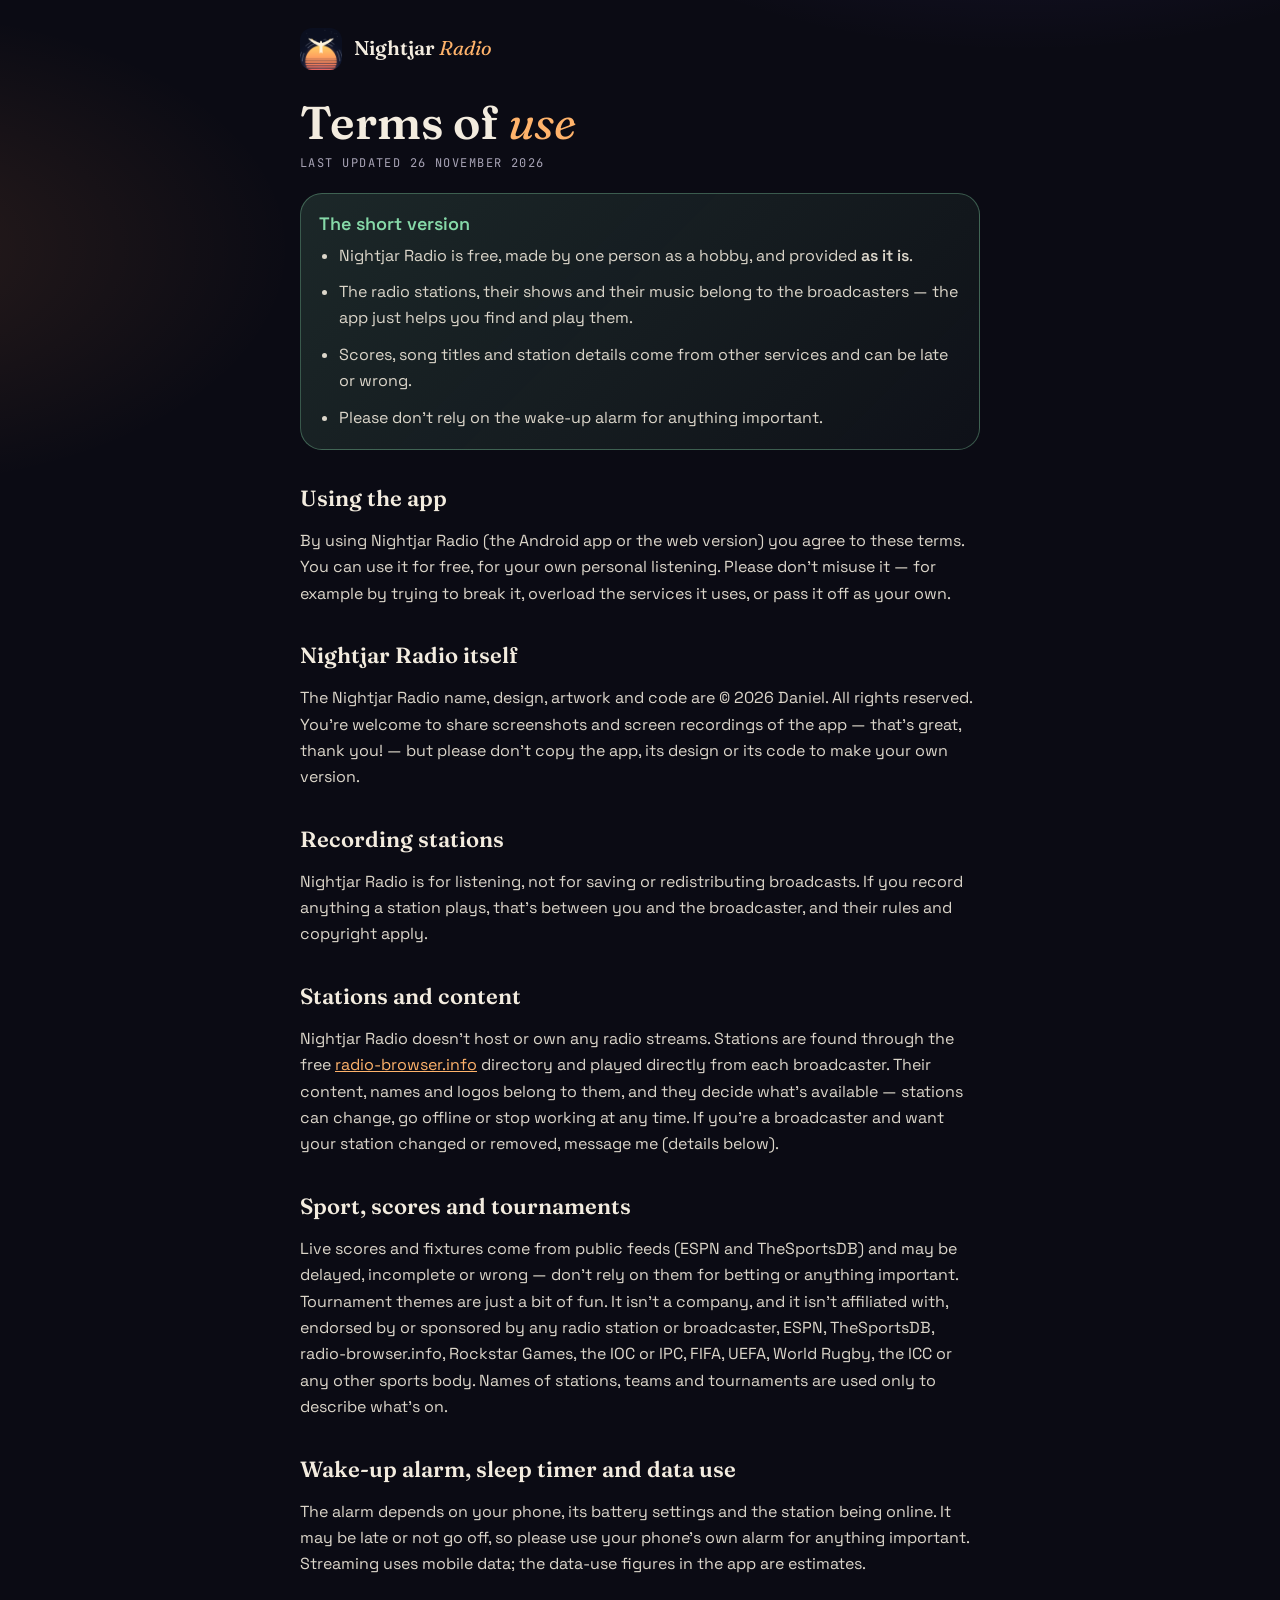
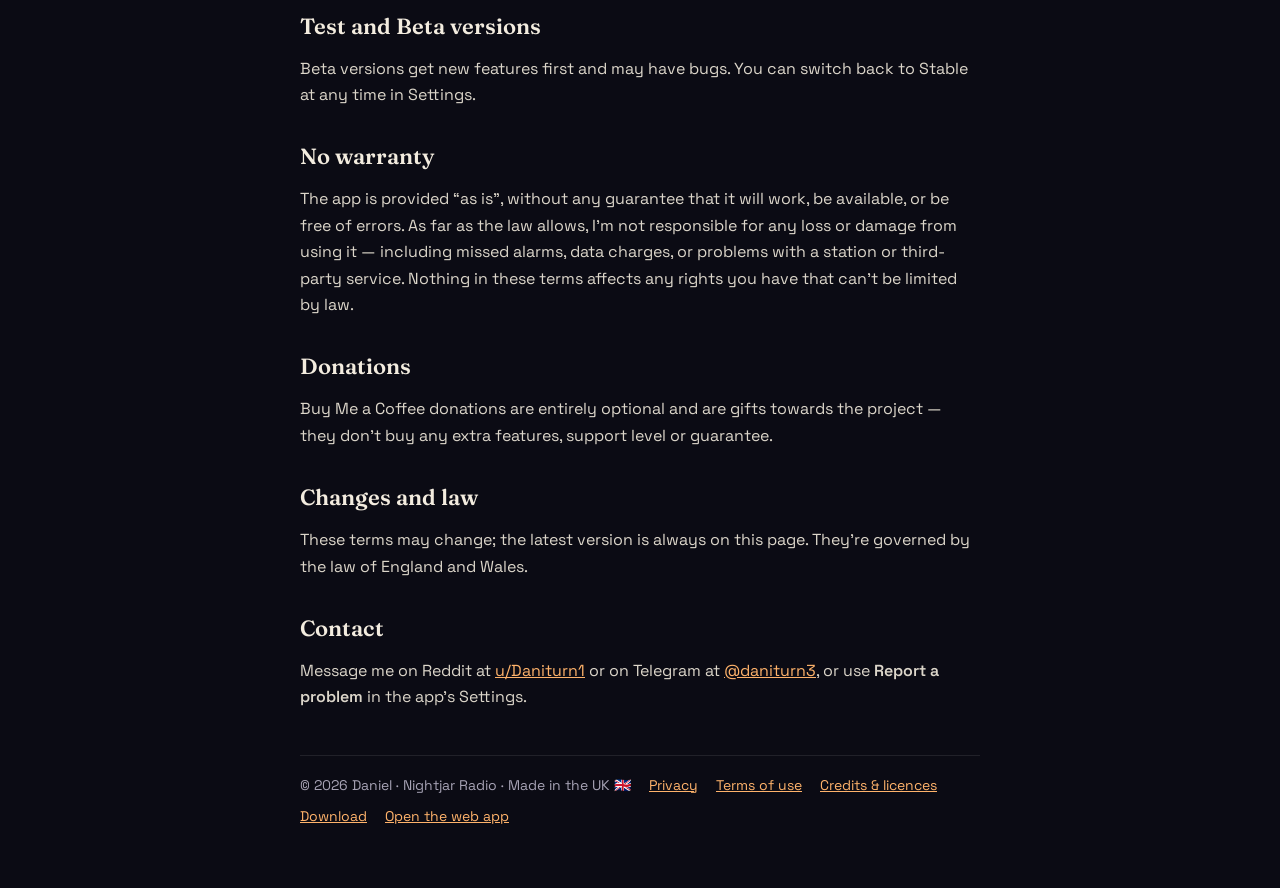
<file: terms/index.html>
<!DOCTYPE html>
<html lang="en-GB">
<head>
<meta charset="utf-8">
<meta name="viewport" content="width=device-width,initial-scale=1,viewport-fit=cover">
<title>Terms of use — Nightjar Radio</title>
<meta name="description" content="The simple terms for using Nightjar Radio.">
<meta name="theme-color" content="#0b0b14">
<link rel="icon" href="../icon-192.png">
<link rel="stylesheet" href="../fonts/fonts.css">
<style>
:root{--bg:#0b0b14;--card:#15151f;--ink:#f3ecdf;--mut:#a7a3b5;--line:rgba(255,255,255,.09);--amb:#ffb36b;--grn:#86d9a8}
*{box-sizing:border-box}html{-webkit-text-size-adjust:100%}
body{margin:0;background:radial-gradient(900px 500px at 80% -10%,rgba(123,92,255,.18),transparent 60%),radial-gradient(700px 400px at -10% 10%,rgba(255,150,80,.12),transparent 60%),var(--bg);color:var(--ink);font:16px/1.65 'Space Grotesk',system-ui,sans-serif}
main{max-width:720px;margin:0 auto;padding:28px 20px 60px}
a{color:var(--amb)}
.top{display:flex;align-items:center;gap:12px;text-decoration:none;color:var(--ink)}.top img{width:42px;height:42px;border-radius:12px}.top b{font:600 20px Fraunces,serif}.top em{font:italic 400 20px Fraunces,serif;color:var(--amb)}
h1{font:600 clamp(32px,7vw,46px)/1.1 Fraunces,serif;margin:28px 0 6px}h1 i{font-style:italic;font-weight:400;color:var(--amb)}
.mono{font:500 12px 'JetBrains Mono',monospace;letter-spacing:.12em;text-transform:uppercase;color:var(--mut)}
.tldr{margin:22px 0 30px;padding:18px 18px 8px;border-radius:22px;background:linear-gradient(135deg,rgba(134,217,168,.14),rgba(134,217,168,.03));border:1px solid rgba(134,217,168,.35)}
.tldr h2{margin:0 0 8px;font:600 18px 'Space Grotesk';color:var(--grn)}.tldr ul{margin:0;padding-left:20px}.tldr li{margin:0 0 10px}
h2{font:600 22px Fraunces,serif;margin:34px 0 8px}
p,li{color:#dcd6ca}ul{padding-left:20px}li{margin:6px 0}
table{width:100%;border-collapse:collapse;margin:10px 0;font-size:14.5px}th,td{text-align:left;vertical-align:top;padding:10px 8px;border-bottom:1px solid var(--line)}th{font:500 12px 'JetBrains Mono',monospace;letter-spacing:.08em;text-transform:uppercase;color:var(--mut)}td b{color:var(--ink)}
.note{font-size:14px;color:var(--mut)}
footer{margin-top:44px;padding-top:18px;border-top:1px solid var(--line);font-size:14px;color:var(--mut);display:flex;flex-wrap:wrap;gap:8px 18px}
</style>
<meta property="og:title" content="Terms · Nightjar Radio">
<meta property="og:description" content="The terms for using Nightjar Radio, free live radio from around the world.">
<meta property="og:image" content="https://radio.churr.co.uk/get/og.jpg">
<meta property="og:image:width" content="1200">
<meta property="og:image:height" content="630">
<meta property="og:url" content="https://radio.churr.co.uk/terms/">
<meta property="og:type" content="website">
<meta name="twitter:card" content="summary_large_image">
</head>
<body>
<main>
<a class="top" href="../get/"><img src="../icon-192.png" alt=""><span><b>Nightjar</b> <em>Radio</em></span></a>

<h1>Terms of <i>use</i></h1>
<div class="mono">Last updated 26 November 2026</div>
<div class="tldr"><h2>The short version</h2><ul>
<li>Nightjar Radio is free, made by one person as a hobby, and provided <b>as it is</b>.</li>
<li>The radio stations, their shows and their music belong to the broadcasters — the app just helps you find and play them.</li>
<li>Scores, song titles and station details come from other services and can be late or wrong.</li>
<li>Please don’t rely on the wake-up alarm for anything important.</li>
</ul></div>
<h2>Using the app</h2>
<p>By using Nightjar Radio (the Android app or the web version) you agree to these terms. You can use it for free, for your own personal listening. Please don’t misuse it — for example by trying to break it, overload the services it uses, or pass it off as your own.</p>
<h2>Nightjar Radio itself</h2>
<p>The Nightjar Radio name, design, artwork and code are © 2026 Daniel. All rights reserved. You’re welcome to share screenshots and screen recordings of the app — that’s great, thank you! — but please don’t copy the app, its design or its code to make your own version.</p>
<h2>Recording stations</h2>
<p>Nightjar Radio is for listening, not for saving or redistributing broadcasts. If you record anything a station plays, that’s between you and the broadcaster, and their rules and copyright apply.</p>
<h2>Stations and content</h2>
<p>Nightjar Radio doesn’t host or own any radio streams. Stations are found through the free <a href="https://www.radio-browser.info/" target="_blank" rel="noopener">radio-browser.info</a> directory and played directly from each broadcaster. Their content, names and logos belong to them, and they decide what’s available — stations can change, go offline or stop working at any time. If you’re a broadcaster and want your station changed or removed, message me (details below).</p>
<h2>Sport, scores and tournaments</h2>
<p>Live scores and fixtures come from public feeds (ESPN and TheSportsDB) and may be delayed, incomplete or wrong — don’t rely on them for betting or anything important. Tournament themes are just a bit of fun. It isn’t a company, and it isn’t affiliated with, endorsed by or sponsored by any radio station or broadcaster, ESPN, TheSportsDB, radio-browser.info, Rockstar Games, the IOC or IPC, FIFA, UEFA, World Rugby, the ICC or any other sports body. Names of stations, teams and tournaments are used only to describe what’s on.</p>
<h2>Wake-up alarm, sleep timer and data use</h2>
<p>The alarm depends on your phone, its battery settings and the station being online. It may be late or not go off, so please use your phone’s own alarm for anything important. Streaming uses mobile data; the data-use figures in the app are estimates.</p>
<h2>Test and Beta versions</h2>
<p>Beta versions get new features first and may have bugs. You can switch back to Stable at any time in Settings.</p>
<h2>No warranty</h2>
<p>The app is provided “as is”, without any guarantee that it will work, be available, or be free of errors. As far as the law allows, I’m not responsible for any loss or damage from using it — including missed alarms, data charges, or problems with a station or third-party service. Nothing in these terms affects any rights you have that can’t be limited by law.</p>
<h2>Donations</h2>
<p>Buy Me a Coffee donations are entirely optional and are gifts towards the project — they don’t buy any extra features, support level or guarantee.</p>
<h2>Changes and law</h2>
<p>These terms may change; the latest version is always on this page. They’re governed by the law of England and Wales.</p>
<h2>Contact</h2>
<p>Message me on Reddit at <a href="https://www.reddit.com/user/Daniturn1" target="_blank" rel="noopener">u/Daniturn1</a> or on Telegram at <a href="https://t.me/daniturn3" target="_blank" rel="noopener">@daniturn3</a>, or use <b>Report a problem</b> in the app’s Settings.</p>
<footer><span>© 2026 Daniel · Nightjar Radio · Made in the UK 🇬🇧</span><a href="../privacy/">Privacy</a><a href="../terms/">Terms of use</a><a href="../credits/">Credits &amp; licences</a><a href="../get/">Download</a><a href="../">Open the web app</a></footer>
</main>
</body>
</html>
</file>
<file: fonts/fonts.css>
/* Fonts hosted on this site (no Google Fonts requests). SIL Open Font License 1.1 — see credits/ */
@font-face {
  font-family: 'Fraunces';
  font-style: normal;
  font-display: swap;
  font-weight: 400;
  src: url('fraunces-latin-ext-400-normal.woff2') format('woff2');
  unicode-range: U+0100-02BA,U+02BD-02C5,U+02C7-02CC,U+02CE-02D7,U+02DD-02FF,U+0304,U+0308,U+0329,U+1D00-1DBF,U+1E00-1E9F,U+1EF2-1EFF,U+2020,U+20A0-20AB,U+20AD-20C0,U+2113,U+2C60-2C7F,U+A720-A7FF;
}
@font-face {
  font-family: 'Fraunces';
  font-style: normal;
  font-display: swap;
  font-weight: 400;
  src: url('fraunces-latin-400-normal.woff2') format('woff2');
  unicode-range: U+0000-00FF,U+0131,U+0152-0153,U+02BB-02BC,U+02C6,U+02DA,U+02DC,U+0304,U+0308,U+0329,U+2000-206F,U+20AC,U+2122,U+2191,U+2193,U+2212,U+2215,U+FEFF,U+FFFD;
}
@font-face {
  font-family: 'Fraunces';
  font-style: normal;
  font-display: swap;
  font-weight: 600;
  src: url('fraunces-latin-ext-600-normal.woff2') format('woff2');
  unicode-range: U+0100-02BA,U+02BD-02C5,U+02C7-02CC,U+02CE-02D7,U+02DD-02FF,U+0304,U+0308,U+0329,U+1D00-1DBF,U+1E00-1E9F,U+1EF2-1EFF,U+2020,U+20A0-20AB,U+20AD-20C0,U+2113,U+2C60-2C7F,U+A720-A7FF;
}
@font-face {
  font-family: 'Fraunces';
  font-style: normal;
  font-display: swap;
  font-weight: 600;
  src: url('fraunces-latin-600-normal.woff2') format('woff2');
  unicode-range: U+0000-00FF,U+0131,U+0152-0153,U+02BB-02BC,U+02C6,U+02DA,U+02DC,U+0304,U+0308,U+0329,U+2000-206F,U+20AC,U+2122,U+2191,U+2193,U+2212,U+2215,U+FEFF,U+FFFD;
}
@font-face {
  font-family: 'Fraunces';
  font-style: italic;
  font-display: swap;
  font-weight: 400;
  src: url('fraunces-latin-ext-400-italic.woff2') format('woff2');
  unicode-range: U+0100-02BA,U+02BD-02C5,U+02C7-02CC,U+02CE-02D7,U+02DD-02FF,U+0304,U+0308,U+0329,U+1D00-1DBF,U+1E00-1E9F,U+1EF2-1EFF,U+2020,U+20A0-20AB,U+20AD-20C0,U+2113,U+2C60-2C7F,U+A720-A7FF;
}
@font-face {
  font-family: 'Fraunces';
  font-style: italic;
  font-display: swap;
  font-weight: 400;
  src: url('fraunces-latin-400-italic.woff2') format('woff2');
  unicode-range: U+0000-00FF,U+0131,U+0152-0153,U+02BB-02BC,U+02C6,U+02DA,U+02DC,U+0304,U+0308,U+0329,U+2000-206F,U+20AC,U+2122,U+2191,U+2193,U+2212,U+2215,U+FEFF,U+FFFD;
}
@font-face {
  font-family: 'Fraunces';
  font-style: italic;
  font-display: swap;
  font-weight: 600;
  src: url('fraunces-latin-ext-600-italic.woff2') format('woff2');
  unicode-range: U+0100-02BA,U+02BD-02C5,U+02C7-02CC,U+02CE-02D7,U+02DD-02FF,U+0304,U+0308,U+0329,U+1D00-1DBF,U+1E00-1E9F,U+1EF2-1EFF,U+2020,U+20A0-20AB,U+20AD-20C0,U+2113,U+2C60-2C7F,U+A720-A7FF;
}
@font-face {
  font-family: 'Fraunces';
  font-style: italic;
  font-display: swap;
  font-weight: 600;
  src: url('fraunces-latin-600-italic.woff2') format('woff2');
  unicode-range: U+0000-00FF,U+0131,U+0152-0153,U+02BB-02BC,U+02C6,U+02DA,U+02DC,U+0304,U+0308,U+0329,U+2000-206F,U+20AC,U+2122,U+2191,U+2193,U+2212,U+2215,U+FEFF,U+FFFD;
}
@font-face {
  font-family: 'JetBrains Mono';
  font-style: normal;
  font-display: swap;
  font-weight: 400;
  src: url('jetbrains-mono-latin-ext-400-normal.woff2') format('woff2');
  unicode-range: U+0100-02BA,U+02BD-02C5,U+02C7-02CC,U+02CE-02D7,U+02DD-02FF,U+0304,U+0308,U+0329,U+1D00-1DBF,U+1E00-1E9F,U+1EF2-1EFF,U+2020,U+20A0-20AB,U+20AD-20C0,U+2113,U+2C60-2C7F,U+A720-A7FF;
}
@font-face {
  font-family: 'JetBrains Mono';
  font-style: normal;
  font-display: swap;
  font-weight: 400;
  src: url('jetbrains-mono-latin-400-normal.woff2') format('woff2');
  unicode-range: U+0000-00FF,U+0131,U+0152-0153,U+02BB-02BC,U+02C6,U+02DA,U+02DC,U+0304,U+0308,U+0329,U+2000-206F,U+20AC,U+2122,U+2191,U+2193,U+2212,U+2215,U+FEFF,U+FFFD;
}
@font-face {
  font-family: 'JetBrains Mono';
  font-style: normal;
  font-display: swap;
  font-weight: 600;
  src: url('jetbrains-mono-latin-ext-600-normal.woff2') format('woff2');
  unicode-range: U+0100-02BA,U+02BD-02C5,U+02C7-02CC,U+02CE-02D7,U+02DD-02FF,U+0304,U+0308,U+0329,U+1D00-1DBF,U+1E00-1E9F,U+1EF2-1EFF,U+2020,U+20A0-20AB,U+20AD-20C0,U+2113,U+2C60-2C7F,U+A720-A7FF;
}
@font-face {
  font-family: 'JetBrains Mono';
  font-style: normal;
  font-display: swap;
  font-weight: 600;
  src: url('jetbrains-mono-latin-600-normal.woff2') format('woff2');
  unicode-range: U+0000-00FF,U+0131,U+0152-0153,U+02BB-02BC,U+02C6,U+02DA,U+02DC,U+0304,U+0308,U+0329,U+2000-206F,U+20AC,U+2122,U+2191,U+2193,U+2212,U+2215,U+FEFF,U+FFFD;
}
@font-face {
  font-family: 'Space Grotesk';
  font-style: normal;
  font-display: swap;
  font-weight: 400;
  src: url('space-grotesk-latin-ext-400-normal.woff2') format('woff2');
  unicode-range: U+0100-02BA,U+02BD-02C5,U+02C7-02CC,U+02CE-02D7,U+02DD-02FF,U+0304,U+0308,U+0329,U+1D00-1DBF,U+1E00-1E9F,U+1EF2-1EFF,U+2020,U+20A0-20AB,U+20AD-20C0,U+2113,U+2C60-2C7F,U+A720-A7FF;
}
@font-face {
  font-family: 'Space Grotesk';
  font-style: normal;
  font-display: swap;
  font-weight: 400;
  src: url('space-grotesk-latin-400-normal.woff2') format('woff2');
  unicode-range: U+0000-00FF,U+0131,U+0152-0153,U+02BB-02BC,U+02C6,U+02DA,U+02DC,U+0304,U+0308,U+0329,U+2000-206F,U+20AC,U+2122,U+2191,U+2193,U+2212,U+2215,U+FEFF,U+FFFD;
}
@font-face {
  font-family: 'Space Grotesk';
  font-style: normal;
  font-display: swap;
  font-weight: 500;
  src: url('space-grotesk-latin-ext-500-normal.woff2') format('woff2');
  unicode-range: U+0100-02BA,U+02BD-02C5,U+02C7-02CC,U+02CE-02D7,U+02DD-02FF,U+0304,U+0308,U+0329,U+1D00-1DBF,U+1E00-1E9F,U+1EF2-1EFF,U+2020,U+20A0-20AB,U+20AD-20C0,U+2113,U+2C60-2C7F,U+A720-A7FF;
}
@font-face {
  font-family: 'Space Grotesk';
  font-style: normal;
  font-display: swap;
  font-weight: 500;
  src: url('space-grotesk-latin-500-normal.woff2') format('woff2');
  unicode-range: U+0000-00FF,U+0131,U+0152-0153,U+02BB-02BC,U+02C6,U+02DA,U+02DC,U+0304,U+0308,U+0329,U+2000-206F,U+20AC,U+2122,U+2191,U+2193,U+2212,U+2215,U+FEFF,U+FFFD;
}
@font-face {
  font-family: 'Space Grotesk';
  font-style: normal;
  font-display: swap;
  font-weight: 600;
  src: url('space-grotesk-latin-ext-600-normal.woff2') format('woff2');
  unicode-range: U+0100-02BA,U+02BD-02C5,U+02C7-02CC,U+02CE-02D7,U+02DD-02FF,U+0304,U+0308,U+0329,U+1D00-1DBF,U+1E00-1E9F,U+1EF2-1EFF,U+2020,U+20A0-20AB,U+20AD-20C0,U+2113,U+2C60-2C7F,U+A720-A7FF;
}
@font-face {
  font-family: 'Space Grotesk';
  font-style: normal;
  font-display: swap;
  font-weight: 600;
  src: url('space-grotesk-latin-600-normal.woff2') format('woff2');
  unicode-range: U+0000-00FF,U+0131,U+0152-0153,U+02BB-02BC,U+02C6,U+02DA,U+02DC,U+0304,U+0308,U+0329,U+2000-206F,U+20AC,U+2122,U+2191,U+2193,U+2212,U+2215,U+FEFF,U+FFFD;
}
</file>
